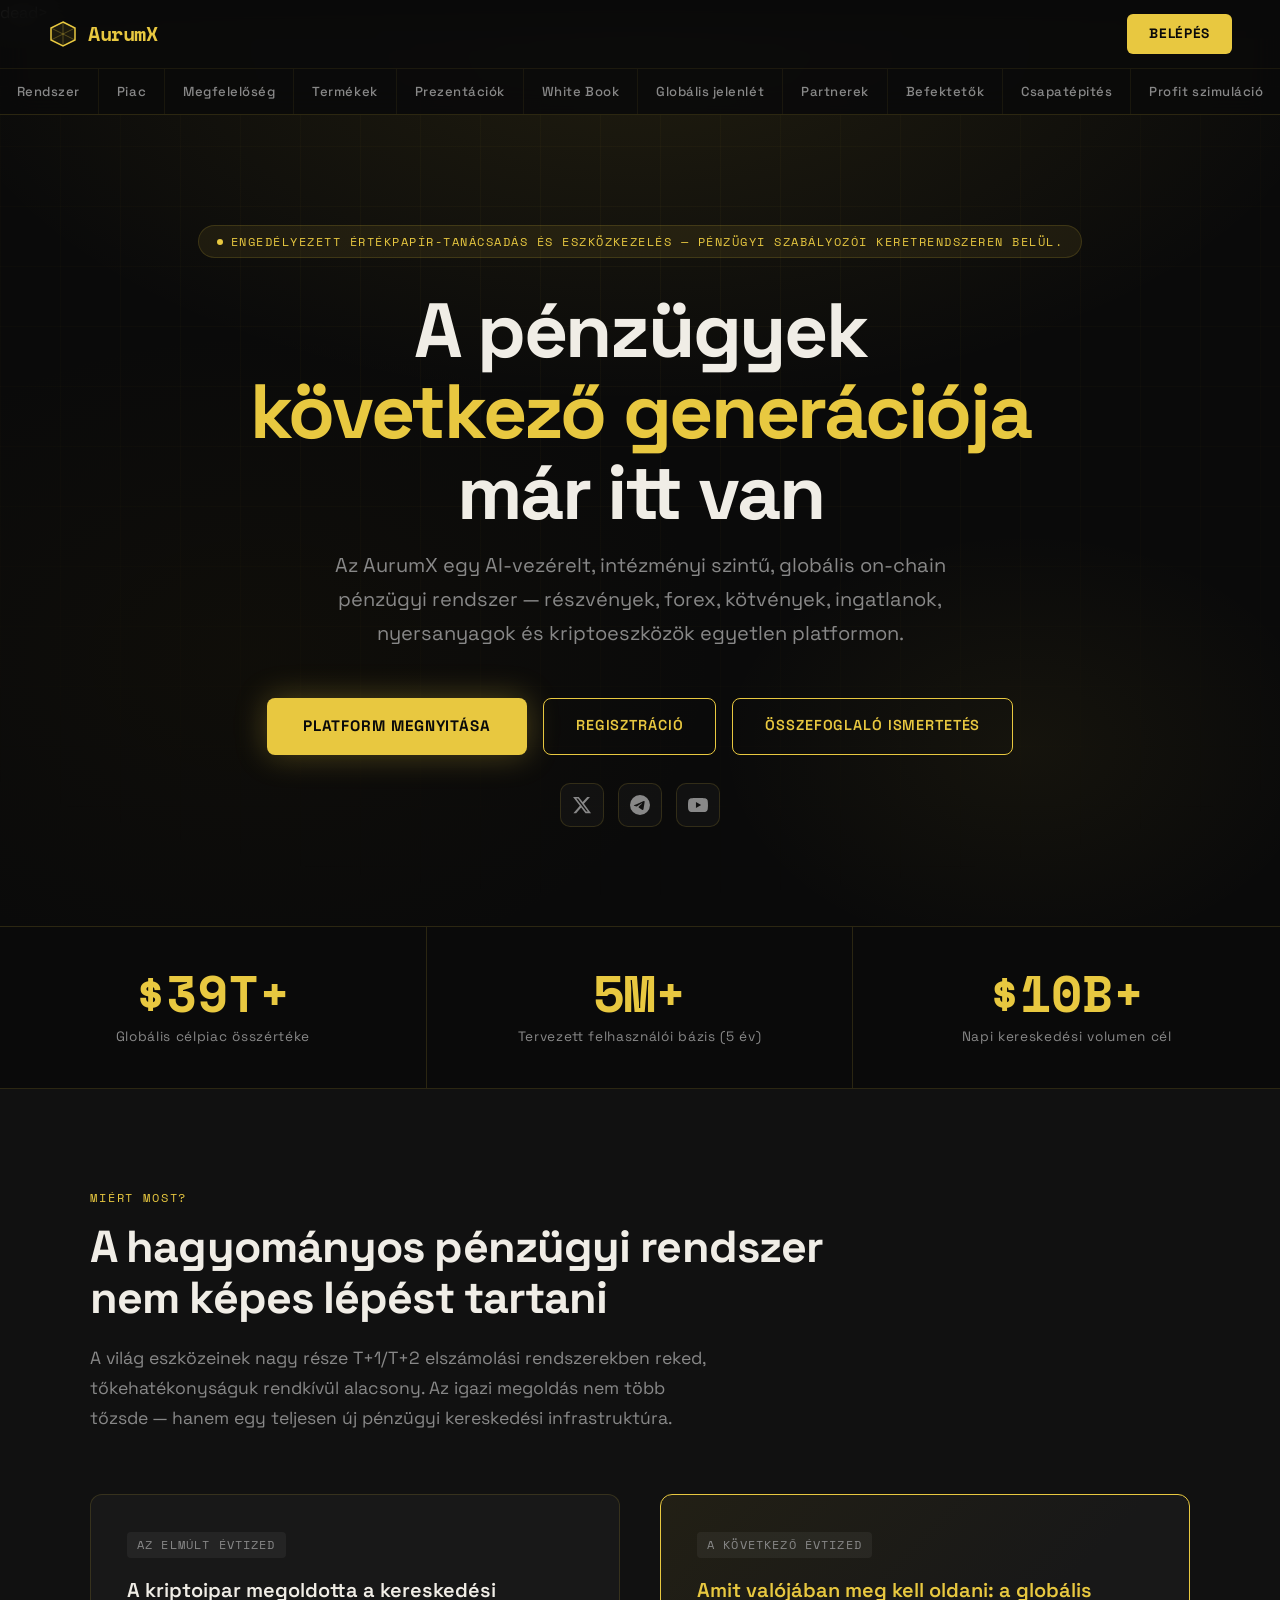
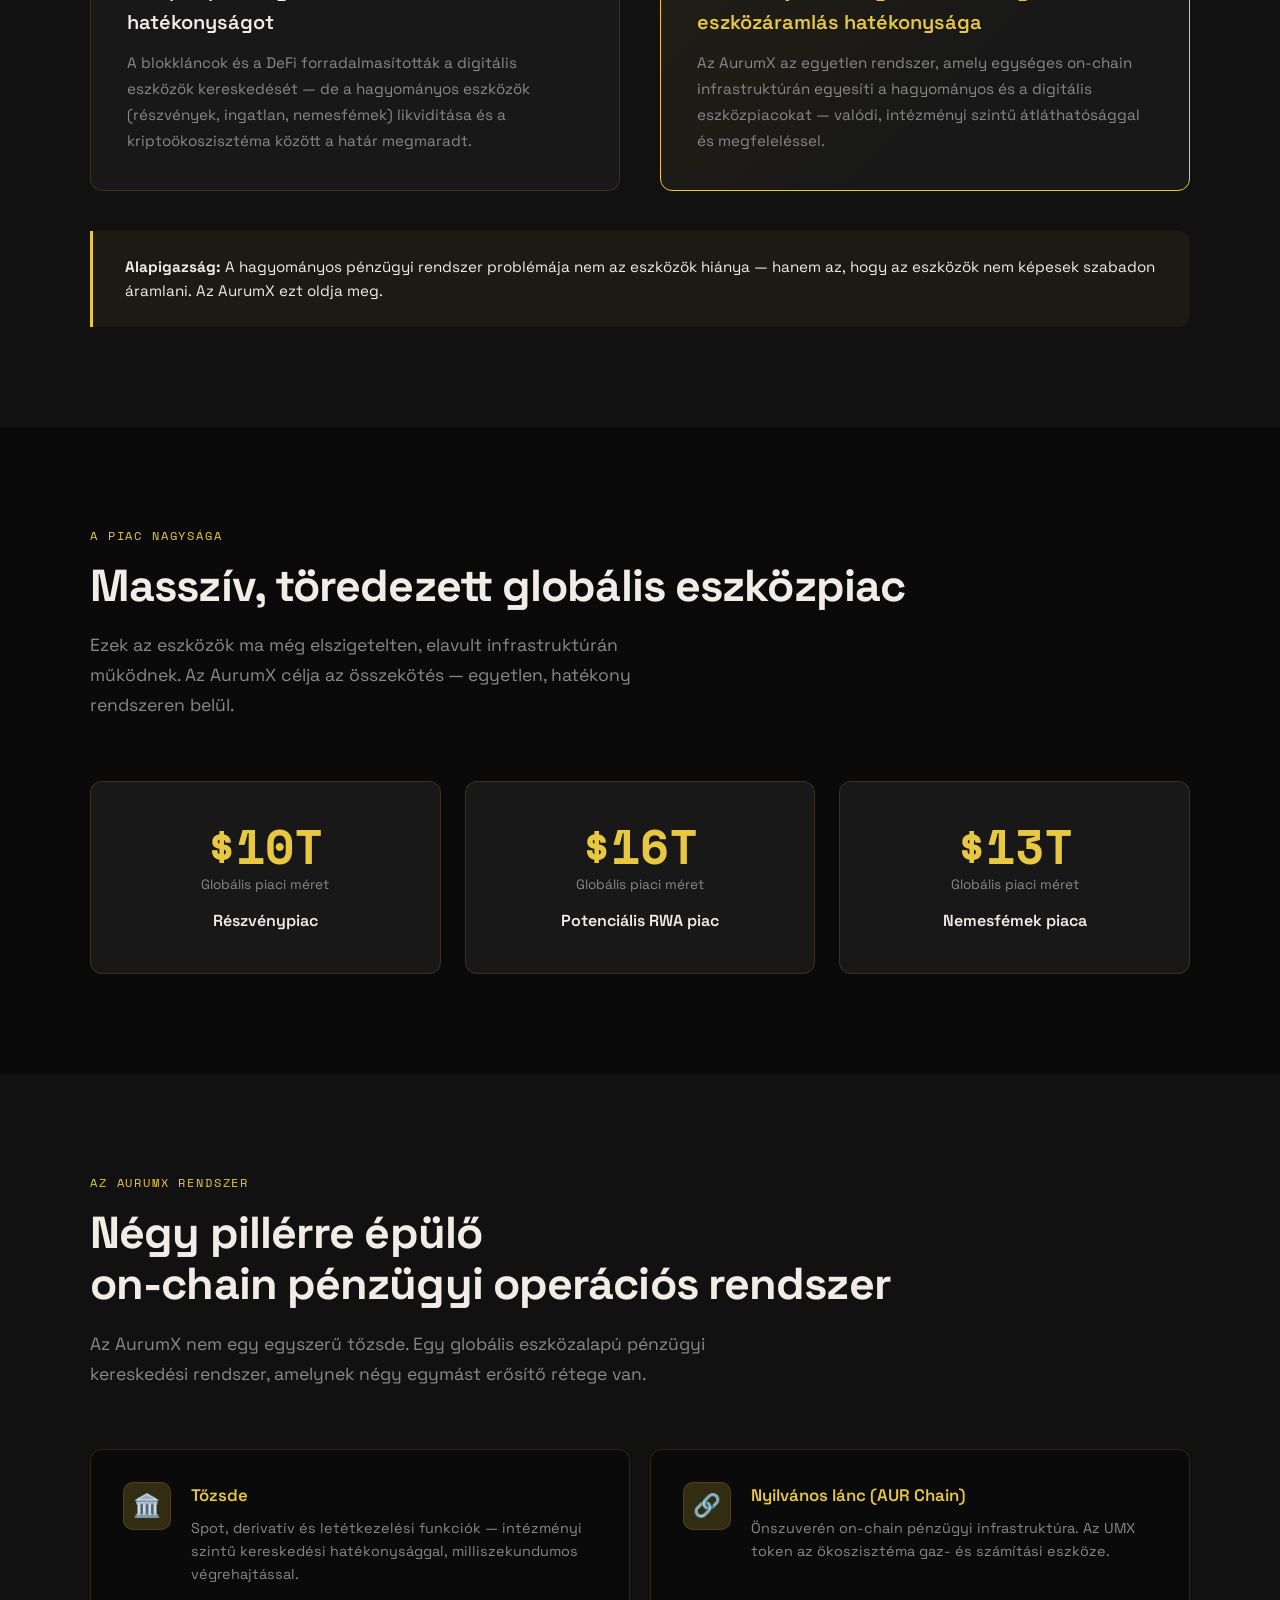
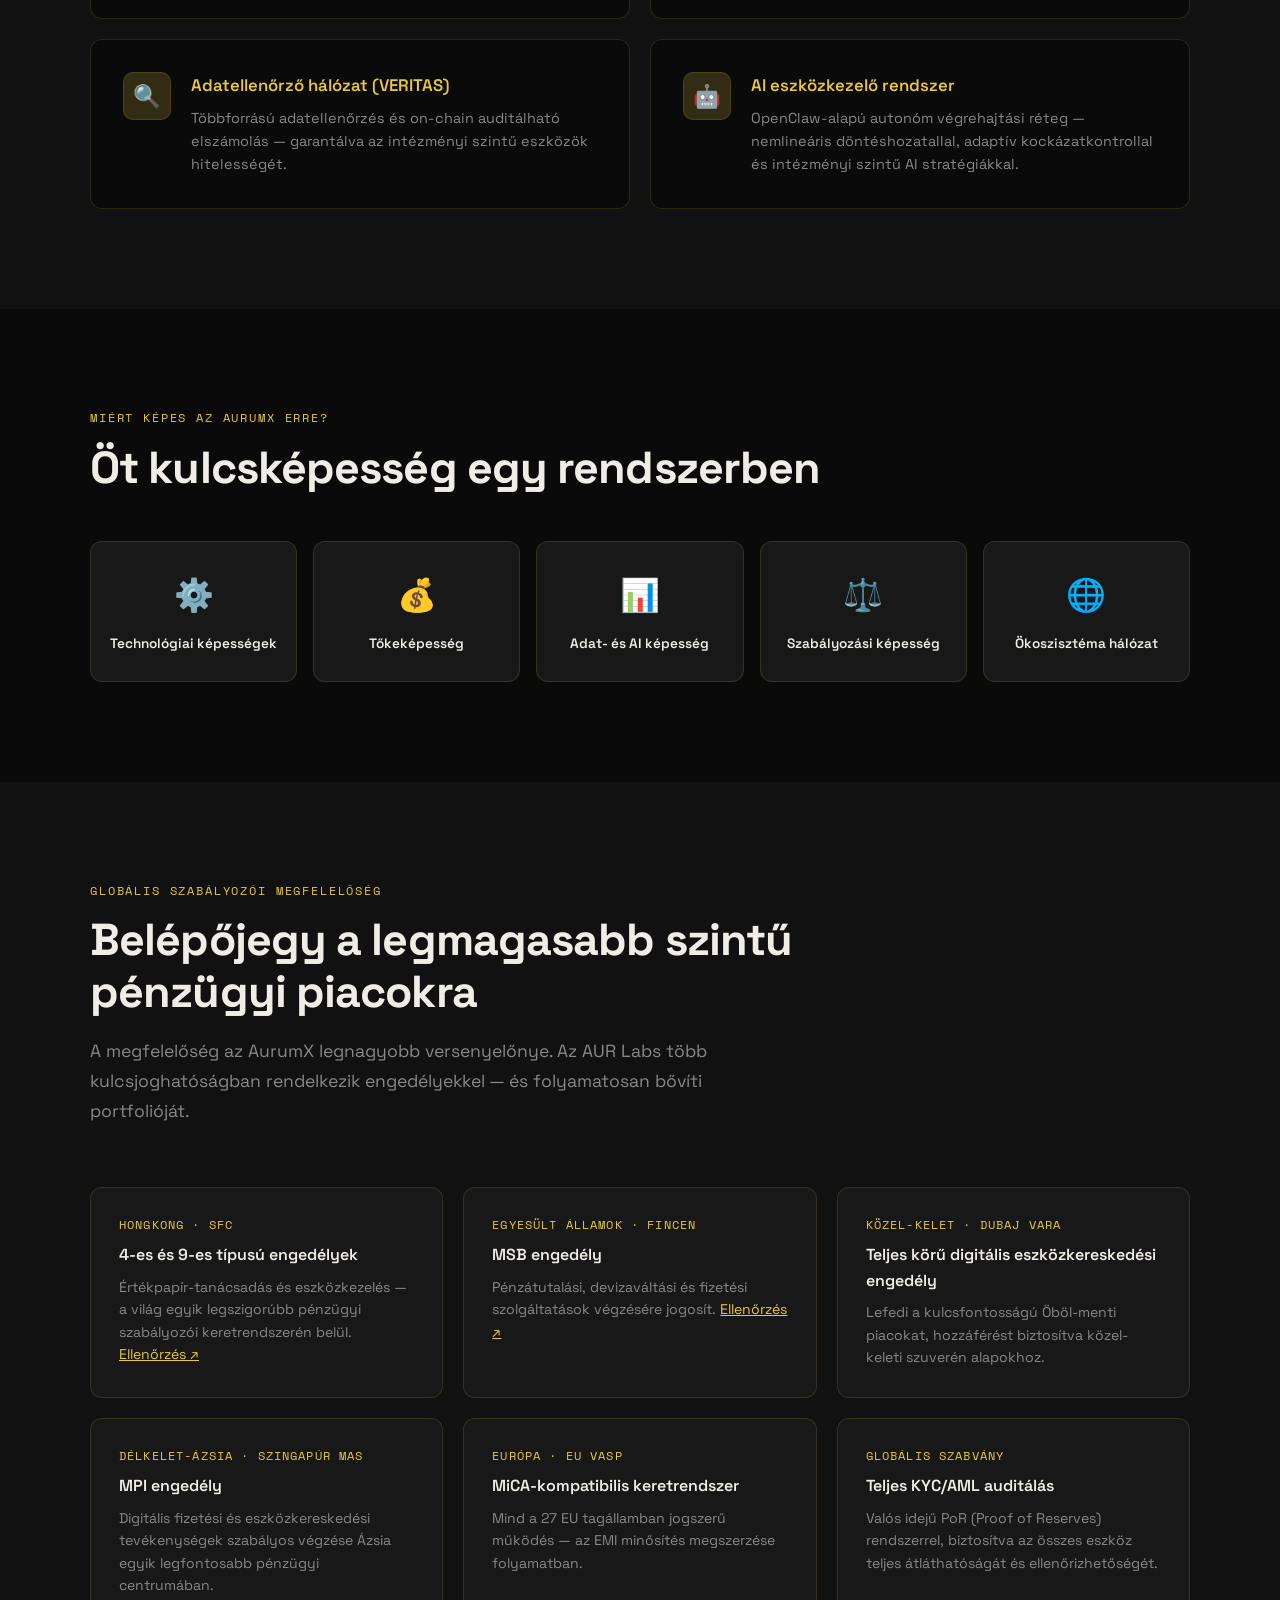
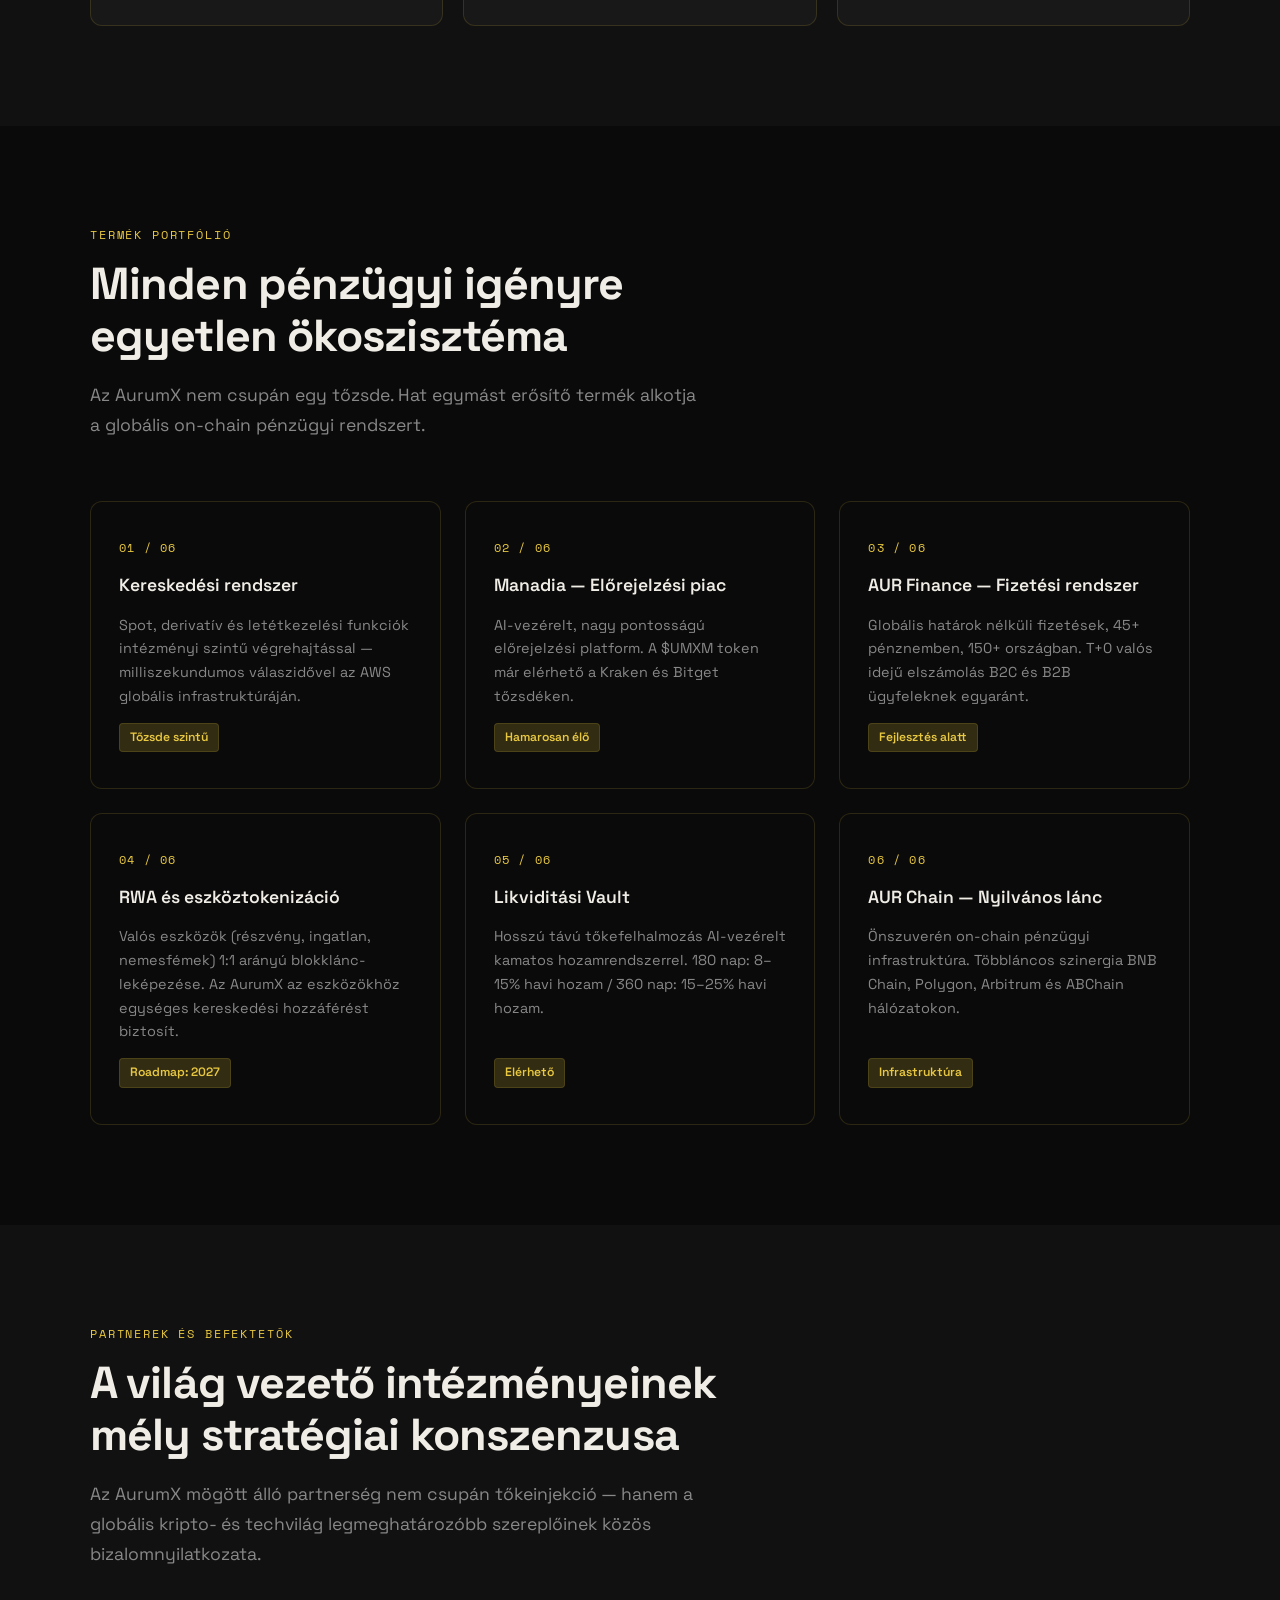
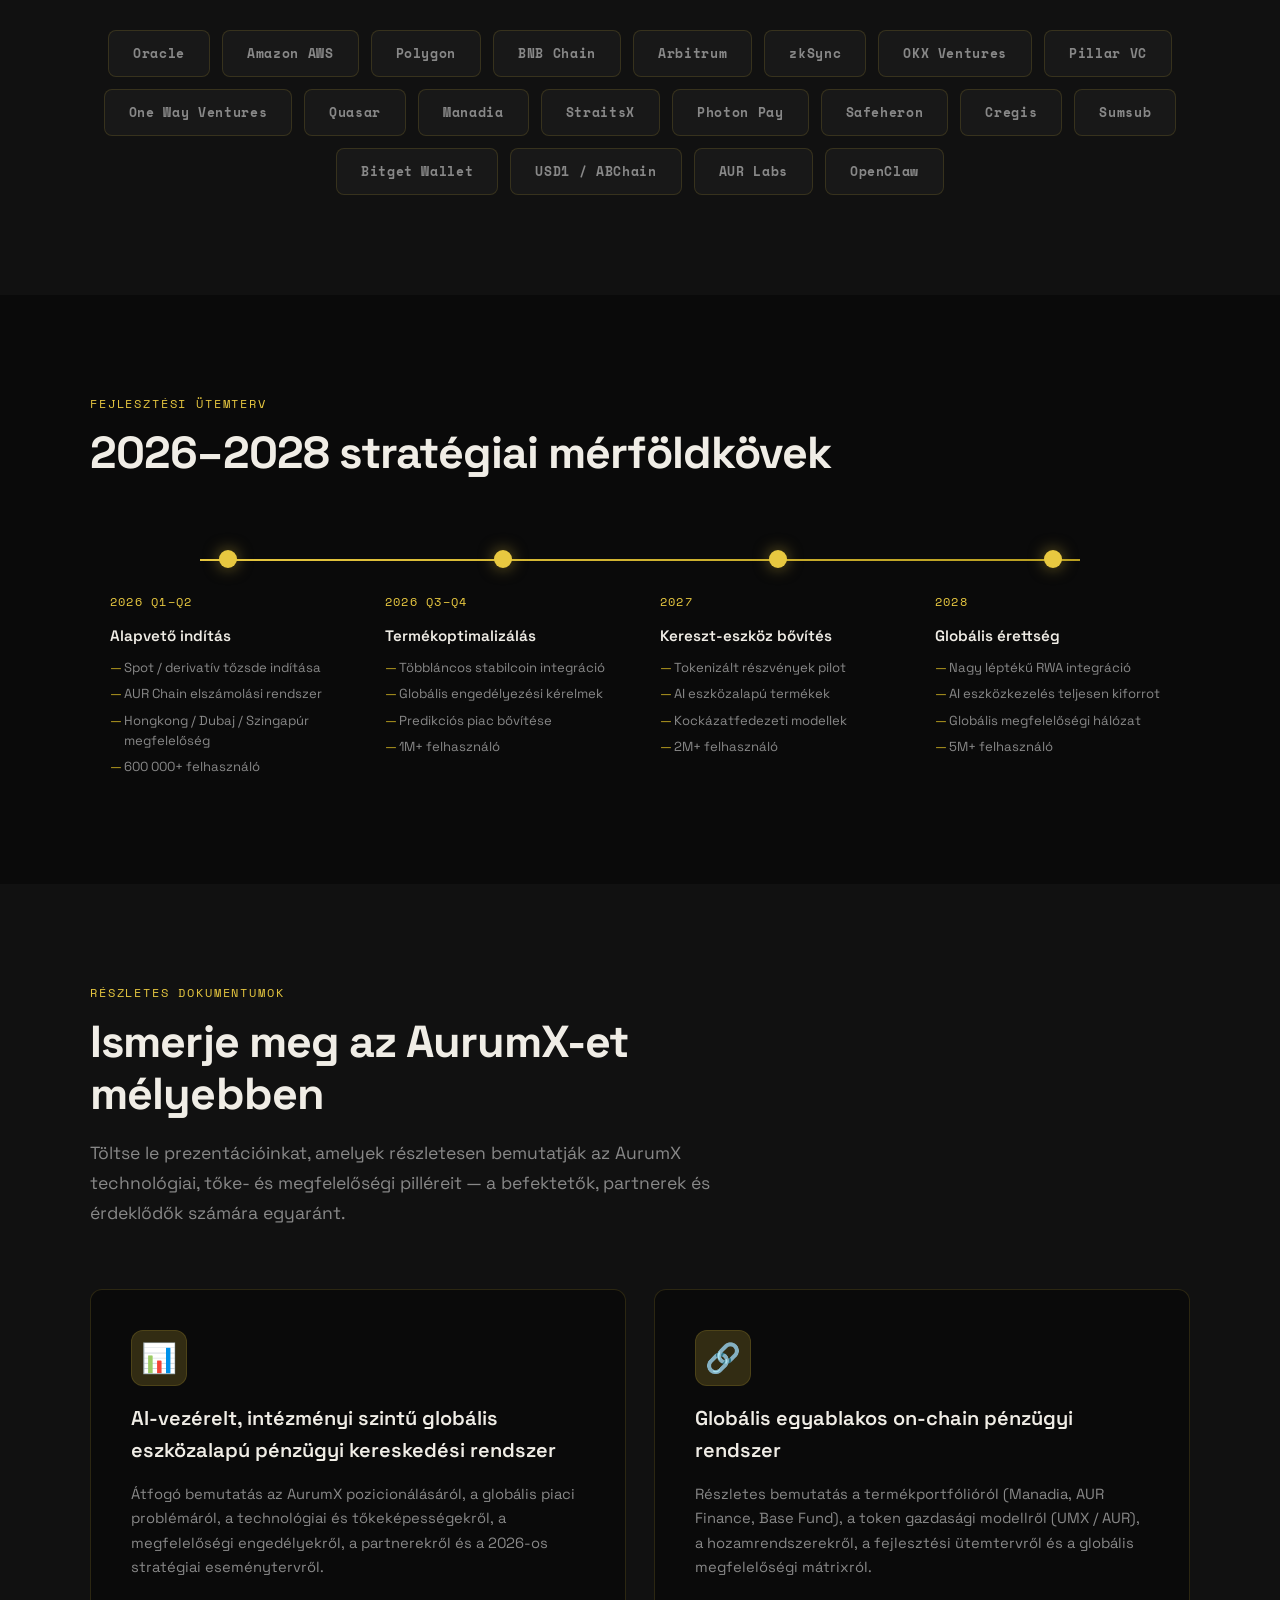
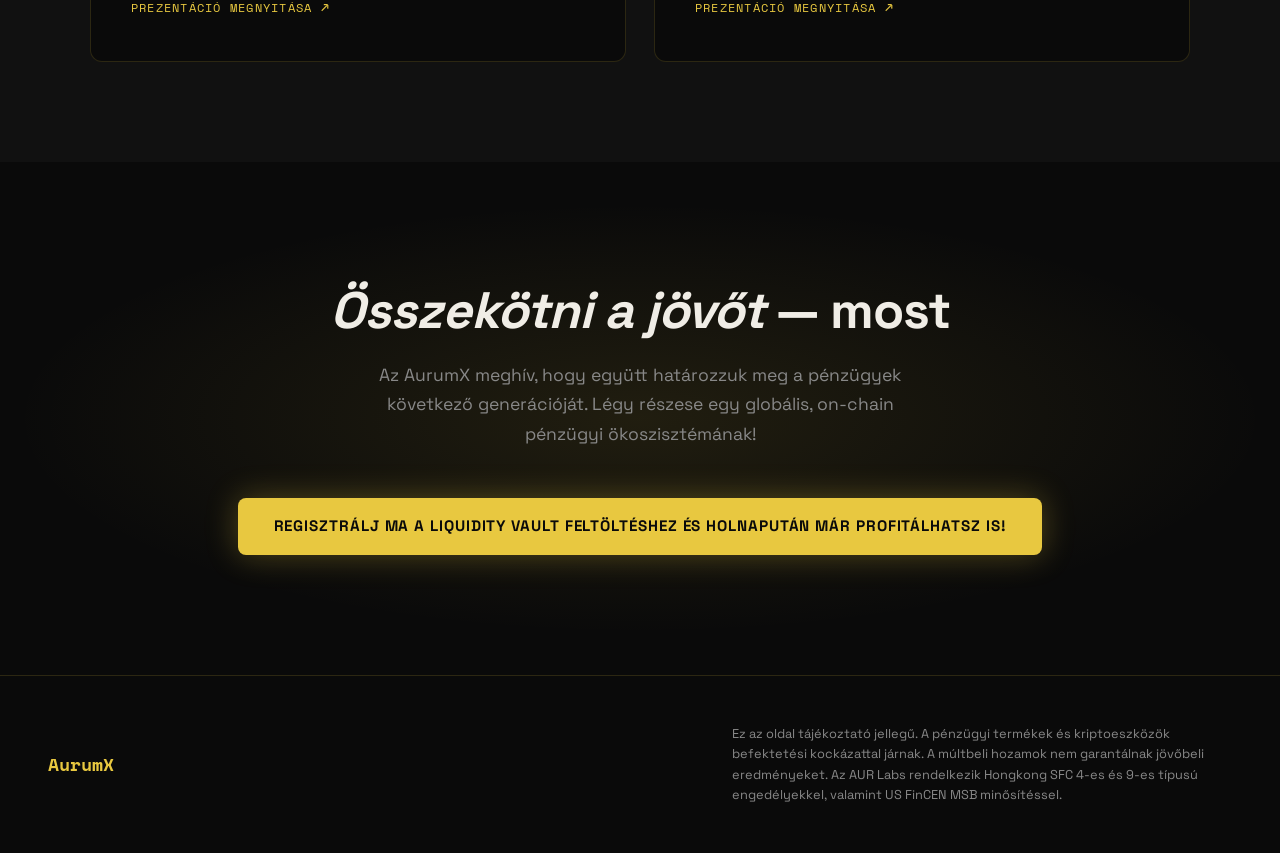
<file: index.html>
<!DOCTYPE html>
<html lang="hu">
dead>
  <meta charset="UTF-8">
  <meta name="viewport" content="width=device-width, initial-scale=1.0">
  <title>AurumX — A következő generációs on-chain pénzügyi rendszer</title>
  <style>
    @import url('https://fonts.googleapis.com/css2?family=Space+Grotesk:wght@300;400;500;600;700&family=Space+Mono:wght@400;700&display=swap');

    :root {
      --gold: #E8C840;
      --gold-dim: #B89E20;
      --gold-glow: rgba(232,200,64,0.18);
      --black: #0A0A0A;
      --surface: #111111;
      --surface2: #181818;
      --border: rgba(232,200,64,0.15);
      --text: #F0EDE6;
      --text-muted: #888;
      --radius: 12px;
    }

    *, *::before, *::after { box-sizing: border-box; margin: 0; padding: 0; }

    html { scroll-behavior: smooth; }

    body {
      background: var(--black);
      color: var(--text);
      font-family: 'Space Grotesk', sans-serif;
      font-size: 16px;
      line-height: 1.6;
      overflow-x: hidden;
    }

    /* ── NAV ── */
    nav {
      position: fixed; top: 0; left: 0; right: 0; z-index: 100;
      display: flex; flex-direction: column;
      background: rgba(10,10,10,0.92);
      backdrop-filter: blur(14px);
      border-bottom: 1px solid var(--border);
    }
    /* Sor 1: logo + CTA */
    .nav-top {
      display: flex; align-items: center; justify-content: space-between;
      padding: 14px 48px;
      border-bottom: 1px solid rgba(232,200,64,0.08);
    }
    .nav-logo {
      display: flex; align-items: center; gap: 10px;
      font-family: 'Space Mono', monospace;
      font-size: 1.25rem; font-weight: 700;
      color: var(--gold); letter-spacing: -0.02em;
      text-decoration: none;
    }
    .nav-logo svg { width: 30px; height: 30px; }
    .nav-cta {
      background: var(--gold); color: var(--black);
      padding: 9px 22px; border-radius: 6px;
      font-weight: 700; font-size: 0.85rem; letter-spacing: 0.05em;
      text-decoration: none; text-transform: uppercase;
      transition: background 0.2s, transform 0.15s;
    }
    .nav-cta:hover { background: #f0d050; transform: translateY(-1px); }

    /* Sor 2: összes link */
    .nav-bottom {
      display: flex; align-items: center; justify-content: center;
      padding: 0 48px;
      overflow-x: auto;
    }
    .nav-links {
      display: flex; gap: 0; list-style: none;
      flex-wrap: nowrap;
    }
    .nav-links li { display: flex; }
    .nav-links a {
      color: var(--text-muted); text-decoration: none;
      font-size: 0.82rem; font-weight: 500; letter-spacing: 0.04em;
      padding: 12px 18px;
      border-right: 1px solid rgba(232,200,64,0.07);
      white-space: nowrap;
      transition: color 0.2s, background 0.2s;
    }
    .nav-links li:first-child a { border-left: 1px solid rgba(232,200,64,0.07); }
    .nav-links a:hover { color: var(--gold); background: rgba(232,200,64,0.05); }
    .nav-links a.nav-doc { color: var(--text-muted); font-weight: 500; }
    .nav-links a.nav-doc:hover { color: var(--gold); background: rgba(232,200,64,0.05); }

    /* ── MODAL OVERLAY ── */
    #modal-overlay {
      display: none;
      position: fixed; inset: 0; z-index: 999;
      background: rgba(0,0,0,0.92);
      backdrop-filter: blur(6px);
      flex-direction: column;
      align-items: center; justify-content: center;
    }
    #modal-overlay.open { display: flex; }
    .modal-bar {
      width: 100%; max-width: 1200px;
      display: flex; align-items: center; justify-content: space-between;
      padding: 14px 24px; margin-bottom: 12px;
    }
    .modal-title {
      font-family: 'Space Mono', monospace;
      font-size: 0.85rem; color: var(--gold); letter-spacing: 0.1em;
      text-transform: uppercase;
    }
    .modal-hint {
      font-size: 0.78rem; color: var(--text-muted);
    }
    .modal-hint kbd {
      display: inline-block;
      background: var(--surface2); border: 1px solid var(--border);
      border-radius: 4px; padding: 2px 8px;
      font-family: 'Space Mono', monospace;
      font-size: 0.75rem; color: var(--gold);
    }
    .modal-close {
      background: none; border: 1px solid var(--border);
      color: var(--text-muted); border-radius: 6px;
      padding: 6px 14px; cursor: pointer; font-size: 0.82rem;
      transition: border-color 0.2s, color 0.2s;
    }
    .modal-close:hover { border-color: var(--gold); color: var(--gold); }
    .modal-frame-wrap {
      width: 100%; max-width: 1200px;
      height: calc(100vh - 120px);
      border: 1px solid var(--border); border-radius: var(--radius);
      overflow: hidden; background: var(--black);
      display: flex; align-items: center; justify-content: center;
    }
    #modal-iframe {
      width: 100%; height: 100%;
      border: none; display: none;
    }
    #modal-img {
      max-width: 100%; max-height: 100%;
      object-fit: contain; display: none;
      border-radius: var(--radius);
    }

    /* ── HERO ── */
    .hero {
      min-height: 100vh;
      display: flex; flex-direction: column;
      align-items: center; justify-content: center;
      text-align: center;
      padding: 180px 24px 80px;
      position: relative;
      overflow: hidden;
    }
    .hero-bg {
      position: absolute; inset: 0; z-index: 0;
      background:
        radial-gradient(ellipse 80% 60% at 50% 0%, rgba(232,200,64,0.10) 0%, transparent 70%),
        radial-gradient(ellipse 40% 40% at 80% 80%, rgba(232,200,64,0.05) 0%, transparent 60%),
        radial-gradient(ellipse 60% 60% at 20% 70%, rgba(80,60,0,0.08) 0%, transparent 60%);
    }
    /* grid lines */
    .hero-bg::after {
      content: '';
      position: absolute; inset: 0;
      background-image:
        linear-gradient(rgba(232,200,64,0.04) 1px, transparent 1px),
        linear-gradient(90deg, rgba(232,200,64,0.04) 1px, transparent 1px);
      background-size: 60px 60px;
      mask-image: radial-gradient(ellipse 90% 70% at 50% 30%, black, transparent);
    }
    .hero-eyebrow {
      position: relative; z-index: 1;
      display: inline-flex; align-items: center; gap: 8px;
      background: rgba(232,200,64,0.08);
      border: 1px solid var(--border);
      border-radius: 100px;
      padding: 6px 18px; margin-bottom: 32px;
      font-family: 'Space Mono', monospace;
      font-size: 0.78rem; letter-spacing: 0.12em;
      color: var(--gold); text-transform: uppercase;
    }
    .hero-eyebrow span.dot {
      width: 6px; height: 6px; border-radius: 50%;
      background: var(--gold);
      animation: pulse 2s infinite;
    }
    @keyframes pulse {
      0%,100% { opacity:1; transform: scale(1); }
      50% { opacity:0.4; transform: scale(0.7); }
    }
    .hero h1 {
      position: relative; z-index: 1;
      font-size: clamp(2.6rem, 6vw, 5.5rem);
      font-weight: 700; line-height: 1.05;
      letter-spacing: -0.03em;
      max-width: 900px; margin: 0 auto 16px;
    }
    .hero h1 em {
      font-style: normal;
      color: var(--gold);
    }
    .hero-sub {
      position: relative; z-index: 1;
      font-size: clamp(1rem, 2vw, 1.25rem);
      color: var(--text-muted);
      max-width: 640px; margin: 0 auto 48px;
      font-weight: 400; line-height: 1.7;
    }
    .hero-actions {
      position: relative; z-index: 1;
      display: flex; flex-wrap: wrap; gap: 16px; justify-content: center;
    }
    .btn-primary {
      background: var(--gold); color: var(--black);
      padding: 16px 36px; border-radius: 8px;
      font-weight: 700; font-size: 0.95rem; letter-spacing: 0.06em;
      text-decoration: none; text-transform: uppercase;
      transition: background 0.2s, transform 0.15s, box-shadow 0.2s;
      box-shadow: 0 0 32px rgba(232,200,64,0.3);
    }
    .btn-primary:hover { background: #f0d050; transform: translateY(-2px); box-shadow: 0 0 48px rgba(232,200,64,0.45); }
    .btn-outline {
      border: 1.5px solid var(--gold);
      color: var(--gold); background: transparent;
      padding: 15px 32px; border-radius: 8px;
      font-weight: 600; font-size: 0.9rem; letter-spacing: 0.06em;
      text-decoration: none; text-transform: uppercase;
      transition: background 0.2s, transform 0.15s;
    }
    .btn-outline:hover { background: var(--gold-glow); transform: translateY(-2px); }

    /* ── STATS STRIP ── */
    .stats {
      display: grid; grid-template-columns: repeat(3, 1fr);
      border-top: 1px solid var(--border);
      border-bottom: 1px solid var(--border);
      position: relative; z-index: 1;
    }
    .stat-item {
      padding: 40px 32px; text-align: center;
      border-right: 1px solid var(--border);
    }
    .stat-item:last-child { border-right: none; }
    .stat-num {
      font-family: 'Space Mono', monospace;
      font-size: clamp(2rem, 4vw, 3.2rem);
      font-weight: 700; color: var(--gold); line-height: 1;
      margin-bottom: 8px;
    }
    .stat-label { font-size: 0.85rem; color: var(--text-muted); letter-spacing: 0.05em; }

    /* ── SECTION BASICS ── */
    section { padding: 100px 48px; }
    .section-inner { max-width: 1100px; margin: 0 auto; }
    .eyebrow {
      font-family: 'Space Mono', monospace;
      font-size: 0.72rem; letter-spacing: 0.16em;
      text-transform: uppercase; color: var(--gold);
      margin-bottom: 14px; display: block;
    }
    h2 {
      font-size: clamp(1.8rem, 3.5vw, 2.8rem);
      font-weight: 700; letter-spacing: -0.02em;
      line-height: 1.15; margin-bottom: 20px;
    }
    .section-lead {
      font-size: 1.1rem; color: var(--text-muted);
      max-width: 620px; line-height: 1.7; margin-bottom: 60px;
    }

    /* ── PROBLEM / OPPORTUNITY ── */
    .problem { background: var(--surface); }
    .two-col {
      display: grid; grid-template-columns: 1fr 1fr; gap: 40px;
      align-items: start;
    }
    .card {
      background: var(--surface2);
      border: 1px solid var(--border);
      border-radius: var(--radius);
      padding: 36px;
    }
    .card-tag {
      display: inline-block;
      font-family: 'Space Mono', monospace;
      font-size: 0.72rem; letter-spacing: 0.1em;
      text-transform: uppercase; color: var(--text-muted);
      background: rgba(255,255,255,0.05);
      border-radius: 4px; padding: 4px 10px;
      margin-bottom: 16px;
    }
    .card h3 { font-size: 1.25rem; font-weight: 600; margin-bottom: 12px; }
    .card p { color: var(--text-muted); font-size: 0.95rem; line-height: 1.7; }
    .card.highlight {
      border-color: var(--gold);
      background: linear-gradient(135deg, rgba(232,200,64,0.08) 0%, var(--surface2) 60%);
    }
    .card.highlight h3 { color: var(--gold); }

    .insight-box {
      margin-top: 40px;
      padding: 24px 32px;
      border-left: 3px solid var(--gold);
      background: rgba(232,200,64,0.05);
      border-radius: 0 var(--radius) var(--radius) 0;
      font-size: 0.95rem; color: var(--text); line-height: 1.6;
    }

    /* ── MARKET SIZE ── */
    .market-grid {
      display: grid; grid-template-columns: repeat(3,1fr); gap: 24px;
      margin-top: 48px;
    }
    .market-card {
      border: 1px solid var(--border);
      border-radius: var(--radius);
      padding: 40px 28px; text-align: center;
      position: relative; overflow: hidden;
      background: var(--surface2);
      transition: border-color 0.2s, transform 0.2s;
    }
    .market-card:hover { border-color: var(--gold); transform: translateY(-4px); }
    .market-card::before {
      content: '';
      position: absolute; top: 0; left: 0; right: 0; height: 2px;
      background: linear-gradient(90deg, transparent, var(--gold), transparent);
      opacity: 0; transition: opacity 0.2s;
    }
    .market-card:hover::before { opacity: 1; }
    .market-num {
      font-family: 'Space Mono', monospace;
      font-size: 3rem; font-weight: 700; color: var(--gold);
      line-height: 1; margin-bottom: 4px;
    }
    .market-unit { font-size: 0.85rem; color: var(--text-muted); margin-bottom: 12px; }
    .market-name { font-size: 1rem; font-weight: 600; }

    /* ── ARCHITECTURE ── */
    .arch { background: var(--surface); }
    .arch-grid {
      display: grid; grid-template-columns: repeat(2,1fr); gap: 20px;
      margin-top: 48px;
    }
    .arch-card {
      background: var(--black);
      border: 1px solid var(--border);
      border-radius: var(--radius);
      padding: 32px;
      display: flex; gap: 20px; align-items: flex-start;
      transition: border-color 0.2s;
    }
    .arch-card:hover { border-color: var(--gold); }
    .arch-icon {
      width: 48px; height: 48px; flex-shrink: 0;
      background: var(--gold-glow);
      border: 1px solid var(--border);
      border-radius: 10px;
      display: flex; align-items: center; justify-content: center;
      font-size: 1.4rem;
    }
    .arch-card h3 { font-size: 1.05rem; font-weight: 600; margin-bottom: 8px; color: var(--gold); }
    .arch-card p { font-size: 0.9rem; color: var(--text-muted); line-height: 1.6; }

    /* ── CAPABILITIES ── */
    .caps-list {
      display: grid; grid-template-columns: repeat(5,1fr); gap: 16px;
      margin-top: 48px;
    }
    .cap-item {
      text-align: center; padding: 28px 16px;
      border: 1px solid var(--border); border-radius: var(--radius);
      background: var(--surface2);
      transition: border-color 0.2s, transform 0.2s;
    }
    .cap-item:hover { border-color: var(--gold); transform: translateY(-3px); }
    .cap-icon { font-size: 2rem; margin-bottom: 12px; display: block; }
    .cap-label { font-size: 0.85rem; font-weight: 600; line-height: 1.4; }

    /* ── PARTNERS ── */
    .partners { background: var(--surface); }
    .partner-grid {
      display: flex; flex-wrap: wrap; gap: 12px;
      margin-top: 48px; justify-content: center;
    }
    .partner-badge {
      padding: 12px 24px;
      border: 1px solid var(--border);
      border-radius: 8px;
      background: var(--surface2);
      font-family: 'Space Mono', monospace;
      font-size: 0.82rem; font-weight: 700;
      color: var(--text-muted); letter-spacing: 0.05em;
      transition: border-color 0.2s, color 0.2s;
    }
    .partner-badge:hover { border-color: var(--gold); color: var(--gold); }

    /* ── COMPLIANCE ── */
    .compliance-grid {
      display: grid; grid-template-columns: repeat(3,1fr); gap: 20px;
      margin-top: 48px;
    }
    .comp-card {
      padding: 28px;
      border: 1px solid var(--border); border-radius: var(--radius);
      background: var(--surface2);
    }
    .comp-region {
      font-family: 'Space Mono', monospace;
      font-size: 0.72rem; letter-spacing: 0.1em;
      text-transform: uppercase; color: var(--gold);
      margin-bottom: 8px;
    }
    .comp-card h3 { font-size: 1rem; font-weight: 600; margin-bottom: 8px; }
    .comp-card p { font-size: 0.88rem; color: var(--text-muted); line-height: 1.6; }

    /* ── PRODUCTS ── */
    .products { background: var(--surface); }
    .product-grid {
      display: grid; grid-template-columns: repeat(3,1fr); gap: 24px;
      margin-top: 48px;
    }
    .product-card {
      border: 1px solid var(--border); border-radius: var(--radius);
      padding: 36px 28px; background: var(--black);
      transition: border-color 0.2s, transform 0.2s;
      display: flex; flex-direction: column; gap: 14px;
    }
    .product-card:hover { border-color: var(--gold); transform: translateY(-4px); }
    .product-num {
      font-family: 'Space Mono', monospace;
      font-size: 0.75rem; color: var(--gold);
      letter-spacing: 0.1em;
    }
    .product-card h3 { font-size: 1.1rem; font-weight: 600; }
    .product-card p { font-size: 0.9rem; color: var(--text-muted); line-height: 1.65; flex: 1; }
    .product-tag {
      display: inline-block;
      background: var(--gold-glow); border: 1px solid var(--border);
      border-radius: 4px; padding: 4px 10px;
      font-size: 0.76rem; color: var(--gold); font-weight: 600;
      width: fit-content;
    }

    /* ── ROADMAP ── */
    .roadmap-items {
      display: grid; grid-template-columns: repeat(4,1fr); gap: 0;
      margin-top: 60px; position: relative;
    }
    .roadmap-items::before {
      content: '';
      position: absolute; top: 20px; left: 10%; right: 10%;
      height: 2px; background: linear-gradient(90deg, var(--gold), var(--gold-dim));
      z-index: 0;
    }
    .rm-item {
      padding: 0 20px; position: relative; z-index: 1;
    }
    .rm-dot {
      width: 18px; height: 18px; border-radius: 50%;
      background: var(--gold); margin: 11px auto 24px;
      box-shadow: 0 0 16px rgba(232,200,64,0.5);
    }
    .rm-period {
      font-family: 'Space Mono', monospace;
      font-size: 0.78rem; color: var(--gold); letter-spacing: 0.1em;
      margin-bottom: 12px;
    }
    .rm-item h3 { font-size: 0.95rem; font-weight: 600; margin-bottom: 10px; }
    .rm-item ul { list-style: none; padding: 0; }
    .rm-item ul li {
      font-size: 0.82rem; color: var(--text-muted); line-height: 1.55;
      padding-left: 14px; position: relative; margin-bottom: 6px;
    }
    .rm-item ul li::before {
      content: '—'; position: absolute; left: 0;
      color: var(--gold-dim);
    }

    /* ── DOCS SECTION ── */
    .docs { background: var(--surface); }
    .docs-cards {
      display: grid; grid-template-columns: 1fr 1fr; gap: 28px;
      margin-top: 48px;
    }
    .doc-card {
      background: var(--black);
      border: 1px solid var(--border);
      border-radius: var(--radius);
      padding: 40px;
      text-decoration: none; color: inherit;
      display: flex; flex-direction: column; gap: 16px;
      transition: border-color 0.2s, transform 0.2s, box-shadow 0.2s;
    }
    .doc-card:hover {
      border-color: var(--gold);
      transform: translateY(-4px);
      box-shadow: 0 16px 48px rgba(0,0,0,0.6);
    }
    .doc-icon {
      width: 56px; height: 56px;
      background: var(--gold-glow);
      border: 1px solid var(--border);
      border-radius: 12px;
      display: flex; align-items: center; justify-content: center;
      font-size: 1.8rem;
    }
    .doc-card h3 { font-size: 1.25rem; font-weight: 600; }
    .doc-card p { font-size: 0.92rem; color: var(--text-muted); line-height: 1.65; flex: 1; }
    .doc-link {
      font-family: 'Space Mono', monospace;
      font-size: 0.78rem; color: var(--gold); letter-spacing: 0.1em;
      text-transform: uppercase; display: flex; align-items: center; gap: 8px;
    }
    .doc-link::after { content: '↗'; font-size: 1rem; }

    /* ── CTA SECTION ── */
    .cta-section {
      text-align: center;
      padding: 120px 24px;
      position: relative; overflow: hidden;
    }
    .cta-section::before {
      content: '';
      position: absolute; inset: 0;
      background:
        radial-gradient(ellipse 70% 60% at 50% 50%, rgba(232,200,64,0.10) 0%, transparent 70%);
    }
    .cta-section h2 {
      position: relative; z-index: 1;
      font-size: clamp(2rem, 4vw, 3.6rem);
      margin-bottom: 20px;
    }
    .cta-section p {
      position: relative; z-index: 1;
      font-size: 1.1rem; color: var(--text-muted);
      max-width: 560px; margin: 0 auto 48px; line-height: 1.7;
    }
    .cta-actions {
      position: relative; z-index: 1;
      display: flex; flex-wrap: wrap; gap: 16px; justify-content: center;
    }

    /* ── FOOTER ── */
    footer {
      border-top: 1px solid var(--border);
      padding: 48px;
      display: flex; align-items: center; justify-content: space-between;
      flex-wrap: wrap; gap: 20px;
    }
    .footer-brand {
      font-family: 'Space Mono', monospace;
      font-size: 1.1rem; font-weight: 700; color: var(--gold);
    }
    .footer-note { font-size: 0.8rem; color: var(--text-muted); max-width: 500px; line-height: 1.6; }
    .footer-links { display: flex; gap: 24px; }
    .footer-links a { font-size: 0.82rem; color: var(--text-muted); text-decoration: none; }
    .footer-links a:hover { color: var(--gold); }

    /* ── SCROLL REVEAL ── */
    .reveal {
      opacity: 0; transform: translateY(28px);
      transition: opacity 0.65s ease, transform 0.65s ease;
    }
    .reveal.visible { opacity: 1; transform: none; }

    /* ── RESPONSIVE ── */
    @media (max-width: 900px) {
      nav { padding: 14px 24px; }
      .nav-links { display: none; }
      section { padding: 72px 24px; }
      .two-col, .compliance-grid, .product-grid, .docs-cards { grid-template-columns: 1fr; }
      .arch-grid, .market-grid { grid-template-columns: 1fr 1fr; }
      .caps-list { grid-template-columns: repeat(3,1fr); }
      .roadmap-items { grid-template-columns: 1fr 1fr; }
      .roadmap-items::before { display: none; }
      footer { flex-direction: column; align-items: flex-start; }
      .stats { grid-template-columns: 1fr; }
      .stat-item { border-right: none; border-bottom: 1px solid var(--border); }
    }
    @media (max-width: 560px) {
      .arch-grid, .market-grid, .caps-list, .roadmap-items { grid-template-columns: 1fr; }
      h2 { font-size: 1.7rem; }
    }
    @media (prefers-reduced-motion: reduce) {
      .reveal { opacity: 1; transform: none; transition: none; }
    }
.hero-socials {
  position: relative; z-index: 1;
  display: flex; gap: 14px; justify-content: center;
  margin-top: 28px;
}
.social-btn {
  display: flex; align-items: center; justify-content: center;
  width: 44px; height: 44px; border-radius: 10px;
  border: 1px solid var(--border);
  color: var(--text-muted);
  background: rgba(255,255,255,0.03);
  text-decoration: none;
  transition: color 0.2s, border-color 0.2s, background 0.2s, transform 0.15s;
}
.social-btn:hover {
  color: var(--gold);
  border-color: var(--gold);
  background: rgba(232,200,64,0.08);
  transform: translateY(-2px);
}
  </style>
</head>
<body>

  <!-- NAV -->
  <nav>
  <div class="nav-top">
    <a class="nav-logo" href="#">
      <svg viewBox="0 0 40 40" fill="none" xmlns="http://www.w3.org/2000/svg">
        <path d="M20 4L36 12V28L20 36L4 28V12L20 4Z" stroke="#E8C840" stroke-width="2" fill="rgba(232,200,64,0.08)"/>
        <path d="M20 4L20 36M4 12L36 28M36 12L4 28" stroke="#E8C840" stroke-width="1" stroke-opacity="0.4"/>
      </svg>
      AurumX
    </a>
    <a class="nav-cta" href="https://aurumx.org" target="_blank">Belépés</a>
  </div><!-- /.nav-top -->
  <div class="nav-bottom">
    <ul class="nav-links">
      <li><a href="#rendszer">Rendszer</a></li>
      <li><a href="#piac">Piac</a></li>
      <li><a href="#megfelelőség">Megfelelőség</a></li>
      <li><a href="#termékek">Termékek</a></li>
      <li><a href="#dokumentumok">Prezentációk</a></li>
      <li><a href="https://drive.google.com/file/d/1FKuj3kZRE8mEVamOiJVkrPg6h9LUE79i/view?usp=sharing" target="_blank" class="nav-doc">White Book</a></li>
      <li><a href="#" class="nav-doc" onclick="openModal('Globális jelenlét.png','img','Globális jelenlét');return false;">Globális jelenlét</a></li>
      <li><a href="#" class="nav-doc" onclick="openModal('Partnerek.png','img','Partnerek');return false;">Partnerek</a></li>
      <li><a href="#" class="nav-doc" onclick="openModal('Befektetők.png','img','Befektetők');return false;">Befektetők</a></li>
      <li><a href="#" class="nav-doc" onclick="openModal('Csapatépités.png','img','Csapatépítés');return false;">Csapatépités</a></li>
      <li><a href="#" class="nav-doc" onclick="openModal('AurumX szimuláció ver6.html','iframe','Szimuláció');return false;">Profit szimuláció</a></li>
    </ul>
  </div>
  </nav>

  <!-- MODAL OVERLAY -->
  <div id="modal-overlay" role="dialog" aria-modal="true">
    <div class="modal-bar">
      <span class="modal-title" id="modal-title"></span>
      <span class="modal-hint">Bezárás: <kbd>ESC</kbd></span>
      <button class="modal-close" onclick="closeModal()">✕ Bezárás</button>
    </div>
    <div class="modal-frame-wrap">
      <iframe id="modal-iframe" title="Tartalom"></iframe>
      <img id="modal-img" alt="Tartalom" />
    </div>
  </div>

  <!-- HERO -->
  <section class="hero">
    <div class="hero-bg"></div>
    <div class="hero-eyebrow"><span class="dot"></span> Engedélyezett értékpapír-tanácsadás és eszközkezelés — pénzügyi szabályozói keretrendszeren belül.</div>
    <h1>A pénzügyek<br><em>következő generációja</em><br>már itt van</h1>
    <p class="hero-sub">Az AurumX egy AI-vezérelt, intézményi szintű, globális on-chain pénzügyi rendszer — részvények, forex, kötvények, ingatlanok, nyersanyagok és kriptoeszközök egyetlen platformon.</p>
    <div class="hero-actions">
      <a class="btn-primary" href="https://aurumx.pro/en" target="_blank">Platform megnyitása</a>
      <a class="btn-outline" href="https://aurumx.org" target="_blank">Regisztráció</a>
      <a class="btn-outline" href="https://drive.google.com/file/d/1HkLR_aL54_u6HWNlIFr7D7ejzsENWRB3/view?usp=drive_link" target="_blank">Összefoglaló ismertetés</a>
    </div>

<div class="hero-socials">
  <!-- X / Twitter -->
  <a href="https://x.com/aurumx_finance" target="_blank" class="social-btn" aria-label="X / Twitter">
    <svg width="20" height="20" viewBox="0 0 24 24" fill="currentColor">
      <path d="M18.244 2.25h3.308l-7.227 8.26 8.502 11.24H16.17l-5.214-6.817L4.99 21.75H1.68l7.73-8.835L1.254 2.25H8.08l4.713 6.231zm-1.161 17.52h1.833L7.084 4.126H5.117z"/>
    </svg>
  </a>
  <!-- Telegram -->
  <a href="https://t.me/AurumXAnnouncements" target="_blank" class="social-btn" aria-label="Telegram">
    <svg width="20" height="20" viewBox="0 0 24 24" fill="currentColor">
      <path d="M11.944 0A12 12 0 0 0 0 12a12 12 0 0 0 12 12 12 12 0 0 0 12-12A12 12 0 0 0 12 0a12 12 0 0 0-.056 0zm4.962 7.224c.1-.002.321.023.465.14a.506.506 0 0 1 .171.325c.016.093.036.306.02.472-.18 1.898-.962 6.502-1.36 8.627-.168.9-.499 1.201-.82 1.23-.696.065-1.225-.46-1.9-.902-1.056-.693-1.653-1.124-2.678-1.8-1.185-.78-.417-1.21.258-1.91.177-.184 3.247-2.977 3.307-3.23.007-.032.014-.15-.056-.212s-.174-.041-.249-.024c-.106.024-1.793 1.14-5.061 3.345-.48.33-.913.49-1.302.48-.428-.008-1.252-.241-1.865-.44-.752-.245-1.349-.374-1.297-.789.027-.216.325-.437.893-.663 3.498-1.524 5.83-2.529 6.998-3.014 3.332-1.386 4.025-1.627 4.476-1.635z"/>
    </svg>
  </a>
  <!-- YouTube -->
  <a href="https://youtube.com/@AurumXExchange" target="_blank" class="social-btn" aria-label="YouTube">
    <svg width="20" height="20" viewBox="0 0 24 24" fill="currentColor">
      <path d="M23.498 6.186a3.016 3.016 0 0 0-2.122-2.136C19.505 3.545 12 3.545 12 3.545s-7.505 0-9.377.505A3.017 3.017 0 0 0 .502 6.186C0 8.07 0 12 0 12s0 3.93.502 5.814a3.016 3.016 0 0 0 2.122 2.136c1.871.505 9.376.505 9.376.505s7.505 0 9.377-.505a3.015 3.015 0 0 0 2.122-2.136C24 15.93 24 12 24 12s0-3.93-.502-5.814zM9.545 15.568V8.432L15.818 12l-6.273 3.568z"/>
    </svg>
  </a>
</div>
  </section>

  <!-- STATS -->
  <div class="stats reveal">
    <div class="stat-item">
      <div class="stat-num">$39T+</div>
      <div class="stat-label">Globális célpiac összértéke</div>
    </div>
    <div class="stat-item">
      <div class="stat-num">5M+</div>
      <div class="stat-label">Tervezett felhasználói bázis (5 év)</div>
    </div>
    <div class="stat-item">
      <div class="stat-num">$10B+</div>
      <div class="stat-label">Napi kereskedési volumen cél</div>
    </div>
  </div>

  <!-- PROBLEM -->
  <section class="problem" id="rendszer">
    <div class="section-inner">
      <span class="eyebrow reveal">Miért most?</span>
      <h2 class="reveal">A hagyományos pénzügyi rendszer<br>nem képes lépést tartani</h2>
      <p class="section-lead reveal">A világ eszközeinek nagy része T+1/T+2 elszámolási rendszerekben reked, tőkehatékonyságuk rendkívül alacsony. Az igazi megoldás nem több tőzsde — hanem egy teljesen új pénzügyi kereskedési infrastruktúra.</p>
      <div class="two-col">
        <div class="card reveal">
          <div class="card-tag">Az elmúlt évtized</div>
          <h3>A kriptoipar megoldotta a kereskedési hatékonyságot</h3>
          <p>A blokkláncok és a DeFi forradalmasították a digitális eszközök kereskedését — de a hagyományos eszközök (részvények, ingatlan, nemesfémek) likviditása és a kriptoökoszisztéma között a határ megmaradt.</p>
        </div>
        <div class="card highlight reveal">
          <div class="card-tag">A következő évtized</div>
          <h3>Amit valójában meg kell oldani: a globális eszközáramlás hatékonysága</h3>
          <p>Az AurumX az egyetlen rendszer, amely egységes on-chain infrastruktúrán egyesíti a hagyományos és a digitális eszközpiacokat — valódi, intézményi szintű átláthatósággal és megfeleléssel.</p>
        </div>
      </div>
      <div class="insight-box reveal">
        <strong>Alapigazság:</strong> A hagyományos pénzügyi rendszer problémája nem az eszközök hiánya — hanem az, hogy az eszközök nem képesek szabadon áramlani. Az AurumX ezt oldja meg.
      </div>
    </div>
  </section>

  <!-- MARKET SIZE -->
  <section id="piac">
    <div class="section-inner">
      <span class="eyebrow reveal">A piac nagysága</span>
      <h2 class="reveal">Masszív, töredezett globális eszközpiac</h2>
      <p class="section-lead reveal">Ezek az eszközök ma még elszigetelten, elavult infrastruktúrán működnek. Az AurumX célja az összekötés — egyetlen, hatékony rendszeren belül.</p>
      <div class="market-grid">
        <div class="market-card reveal">
          <div class="market-num">$10T</div>
          <div class="market-unit">Globális piaci méret</div>
          <div class="market-name">Részvénypiac</div>
        </div>
        <div class="market-card reveal">
          <div class="market-num">$16T</div>
          <div class="market-unit">Globális piaci méret</div>
          <div class="market-name">Potenciális RWA piac</div>
        </div>
        <div class="market-card reveal">
          <div class="market-num">$13T</div>
          <div class="market-unit">Globális piaci méret</div>
          <div class="market-name">Nemesfémek piaca</div>
        </div>
      </div>
    </div>
  </section>

  <!-- ARCHITECTURE -->
  <section class="arch">
    <div class="section-inner">
      <span class="eyebrow reveal">Az AurumX rendszer</span>
      <h2 class="reveal">Négy pillérre épülő<br>on-chain pénzügyi operációs rendszer</h2>
      <p class="section-lead reveal">Az AurumX nem egy egyszerű tőzsde. Egy globális eszközalapú pénzügyi kereskedési rendszer, amelynek négy egymást erősítő rétege van.</p>
      <div class="arch-grid">
        <div class="arch-card reveal">
          <div class="arch-icon">🏛️</div>
          <div>
            <h3>Tőzsde</h3>
            <p>Spot, derivatív és letétkezelési funkciók — intézményi szintű kereskedési hatékonysággal, milliszekundumos végrehajtással.</p>
          </div>
        </div>
        <div class="arch-card reveal">
          <div class="arch-icon">🔗</div>
          <div>
            <h3>Nyilvános lánc (AUR Chain)</h3>
            <p>Önszuverén on-chain pénzügyi infrastruktúra. Az UMX token az ökoszisztéma gaz- és számítási eszköze.</p>
          </div>
        </div>
        <div class="arch-card reveal">
          <div class="arch-icon">🔍</div>
          <div>
            <h3>Adatellenőrző hálózat (VERITAS)</h3>
            <p>Többforrású adatellenőrzés és on-chain auditálható elszámolás — garantálva az intézményi szintű eszközök hitelességét.</p>
          </div>
        </div>
        <div class="arch-card reveal">
          <div class="arch-icon">🤖</div>
          <div>
            <h3>AI eszközkezelő rendszer</h3>
            <p>OpenClaw-alapú autonóm végrehajtási réteg — nemlineáris döntéshozatallal, adaptív kockázatkontrollal és intézményi szintű AI stratégiákkal.</p>
          </div>
        </div>
      </div>
    </div>
  </section>

  <!-- CAPABILITIES -->
  <section>
    <div class="section-inner">
      <span class="eyebrow reveal">Miért képes az AurumX erre?</span>
      <h2 class="reveal">Öt kulcsképesség egy rendszerben</h2>
      <div class="caps-list">
        <div class="cap-item reveal"><span class="cap-icon">⚙️</span><div class="cap-label">Technológiai képességek</div></div>
        <div class="cap-item reveal"><span class="cap-icon">💰</span><div class="cap-label">Tőke­képesség</div></div>
        <div class="cap-item reveal"><span class="cap-icon">📊</span><div class="cap-label">Adat- és AI képesség</div></div>
        <div class="cap-item reveal"><span class="cap-icon">⚖️</span><div class="cap-label">Szabályozási képesség</div></div>
        <div class="cap-item reveal"><span class="cap-icon">🌐</span><div class="cap-label">Ökoszisztéma hálózat</div></div>
      </div>
    </div>
  </section>

  <!-- COMPLIANCE -->
  <section class="arch" id="megfelelőség">
    <div class="section-inner">
      <span class="eyebrow reveal">Globális szabályozói megfelelőség</span>
      <h2 class="reveal">Belépőjegy a legmagasabb szintű<br>pénzügyi piacokra</h2>
      <p class="section-lead reveal">A megfelelőség az AurumX legnagyobb versenyelőnye. Az AUR Labs több kulcsjoghatóságban rendelkezik engedélyekkel — és folyamatosan bővíti portfolióját.</p>
      <div class="compliance-grid">
        <div class="comp-card reveal">
          <div class="comp-region">Hongkong · SFC</div>
          <h3>4-es és 9-es típusú engedélyek</h3>
          <p>Értékpapír-tanácsadás és eszközkezelés — a világ egyik legszigorúbb pénzügyi szabályozói keretrendszerén belül. <a href="https://apps.sfc.hk/publicregWeb/corp/BRZ845/details" target="_blank" style="color:var(--gold);">Ellenőrzés ↗</a></p>
        </div>
        <div class="comp-card reveal">
          <div class="comp-region">Egyesült Államok · FinCEN</div>
          <h3>MSB engedély</h3>
          <p>Pénzátutalási, devizaváltási és fizetési szolgáltatások végzésére jogosít. <a href="MSB_registration.pdf" target="_blank" style="color:var(--gold);">Ellenőrzés ↗</a></p>
        </div>
        <div class="comp-card reveal">
          <div class="comp-region">Közel-Kelet · Dubaj VARA</div>
          <h3>Teljes körű digitális eszközkereskedési engedély</h3>
          <p>Lefedi a kulcsfontosságú Öböl-menti piacokat, hozzáférést biztosítva közel-keleti szuverén alapokhoz.</p>
        </div>
        <div class="comp-card reveal">
          <div class="comp-region">Délkelet-Ázsia · Szingapúr MAS</div>
          <h3>MPI engedély</h3>
          <p>Digitális fizetési és eszközkereskedési tevékenységek szabályos végzése Ázsia egyik legfontosabb pénzügyi centrumában.</p>
        </div>
        <div class="comp-card reveal">
          <div class="comp-region">Európa · EU VASP</div>
          <h3>MiCA-kompatibilis keretrendszer</h3>
          <p>Mind a 27 EU tagállamban jogszerű működés — az EMI minősítés megszerzése folyamatban.</p>
        </div>
        <div class="comp-card reveal">
          <div class="comp-region">Globális szabvány</div>
          <h3>Teljes KYC/AML auditálás</h3>
          <p>Valós idejű PoR (Proof of Reserves) rendszerrel, biztosítva az összes eszköz teljes átláthatóságát és ellenőrizhetőségét.</p>
        </div>
      </div>
    </div>
  </section>

  <!-- PRODUCTS -->
  <section id="termékek">
    <div class="section-inner">
      <span class="eyebrow reveal">Termék portfólió</span>
      <h2 class="reveal">Minden pénzügyi igényre<br>egyetlen ökoszisztéma</h2>
      <p class="section-lead reveal">Az AurumX nem csupán egy tőzsde. Hat egymást erősítő termék alkotja a globális on-chain pénzügyi rendszert.</p>
      <div class="product-grid">
        <div class="product-card reveal">
          <div class="product-num">01 / 06</div>
          <h3>Kereskedési rendszer</h3>
          <p>Spot, derivatív és letétkezelési funkciók intézményi szintű végrehajtással — milliszekundumos válaszidővel az AWS globális infrastruktúráján.</p>
          <span class="product-tag">Tőzsde szintű</span>
        </div>
        <div class="product-card reveal">
          <div class="product-num">02 / 06</div>
          <h3>Manadia — Előrejelzési piac</h3>
          <p>AI-vezérelt, nagy pontosságú előrejelzési platform. A $UMXM token már elérhető a Kraken és Bitget tőzsdéken.</p>
          <span class="product-tag">Hamarosan élő</span>
        </div>
        <div class="product-card reveal">
          <div class="product-num">03 / 06</div>
          <h3>AUR Finance — Fizetési rendszer</h3>
          <p>Globális határok nélküli fizetések, 45+ pénznemben, 150+ országban. T+0 valós idejű elszámolás B2C és B2B ügyfeleknek egyaránt.</p>
          <span class="product-tag">Fejlesztés alatt</span>
        </div>
        <div class="product-card reveal">
          <div class="product-num">04 / 06</div>
          <h3>RWA és eszköztokenizáció</h3>
          <p>Valós eszközök (részvény, ingatlan, nemesfémek) 1:1 arányú blokklánc-leképezése. Az AurumX az eszközökhöz egységes kereskedési hozzáférést biztosít.</p>
          <span class="product-tag">Roadmap: 2027</span>
        </div>
        <div class="product-card reveal">
          <div class="product-num">05 / 06</div>
          <h3>Likviditási Vault</h3>
          <p>Hosszú távú tőkefelhalmozás AI-vezérelt kamatos hozamrendszerrel. 180 nap: 8–15% havi hozam / 360 nap: 15–25% havi hozam.</p>
          <span class="product-tag">Elérhető</span>
        </div>
        <div class="product-card reveal">
          <div class="product-num">06 / 06</div>
          <h3>AUR Chain — Nyilvános lánc</h3>
          <p>Önszuverén on-chain pénzügyi infrastruktúra. Többláncos szinergia BNB Chain, Polygon, Arbitrum és ABChain hálózatokon.</p>
          <span class="product-tag">Infrastruktúra</span>
        </div>
      </div>
    </div>
  </section>

  <!-- PARTNERS -->
  <section class="partners">
    <div class="section-inner">
      <span class="eyebrow reveal">Partnerek és befektetők</span>
      <h2 class="reveal">A világ vezető intézményeinek<br>mély stratégiai konszenzusa</h2>
      <p class="section-lead reveal">Az AurumX mögött álló partnerség nem csupán tőkeinjekció — hanem a globális kripto- és techvilág legmeghatározóbb szereplőinek közös bizalomnyilatkozata.</p>
      <div class="partner-grid">
        <div class="partner-badge reveal">Oracle</div>
        <div class="partner-badge reveal">Amazon AWS</div>
        <div class="partner-badge reveal">Polygon</div>
        <div class="partner-badge reveal">BNB Chain</div>
        <div class="partner-badge reveal">Arbitrum</div>
        <div class="partner-badge reveal">zkSync</div>
        <div class="partner-badge reveal">OKX Ventures</div>
        <div class="partner-badge reveal">Pillar VC</div>
        <div class="partner-badge reveal">One Way Ventures</div>
        <div class="partner-badge reveal">Quasar</div>
        <div class="partner-badge reveal">Manadia</div>
        <div class="partner-badge reveal">StraitsX</div>
        <div class="partner-badge reveal">Photon Pay</div>
        <div class="partner-badge reveal">Safeheron</div>
        <div class="partner-badge reveal">Cregis</div>
        <div class="partner-badge reveal">Sumsub</div>
        <div class="partner-badge reveal">Bitget Wallet</div>
        <div class="partner-badge reveal">USD1 / ABChain</div>
        <div class="partner-badge reveal">AUR Labs</div>
        <div class="partner-badge reveal">OpenClaw</div>
      </div>
    </div>
  </section>

  <!-- ROADMAP -->
  <section>
    <div class="section-inner">
      <span class="eyebrow reveal">Fejlesztési ütemterv</span>
      <h2 class="reveal">2026–2028 stratégiai mérföldkövek</h2>
      <div class="roadmap-items">
        <div class="rm-item reveal">
          <div class="rm-dot"></div>
          <div class="rm-period">2026 Q1–Q2</div>
          <h3>Alapvető indítás</h3>
          <ul>
            <li>Spot / derivatív tőzsde indítása</li>
            <li>AUR Chain elszámolási rendszer</li>
            <li>Hongkong / Dubaj / Szingapúr megfelelőség</li>
            <li>600 000+ felhasználó</li>
          </ul>
        </div>
        <div class="rm-item reveal">
          <div class="rm-dot"></div>
          <div class="rm-period">2026 Q3–Q4</div>
          <h3>Termékoptimalizálás</h3>
          <ul>
            <li>Többláncos stabilcoin integráció</li>
            <li>Globális engedélyezési kérelmek</li>
            <li>Predikciós piac bővítése</li>
            <li>1M+ felhasználó</li>
          </ul>
        </div>
        <div class="rm-item reveal">
          <div class="rm-dot"></div>
          <div class="rm-period">2027</div>
          <h3>Kereszt-eszköz bővítés</h3>
          <ul>
            <li>Tokenizált részvények pilot</li>
            <li>AI eszközalapú termékek</li>
            <li>Kockázatfedezeti modellek</li>
            <li>2M+ felhasználó</li>
          </ul>
        </div>
        <div class="rm-item reveal">
          <div class="rm-dot"></div>
          <div class="rm-period">2028</div>
          <h3>Globális érettség</h3>
          <ul>
            <li>Nagy léptékű RWA integráció</li>
            <li>AI eszközkezelés teljesen kiforrot</li>
            <li>Globális megfelelőségi hálózat</li>
            <li>5M+ felhasználó</li>
          </ul>
        </div>
      </div>
    </div>
  </section>

  <!-- DOCUMENTS -->
  <section class="docs" id="dokumentumok">
    <div class="section-inner">
      <span class="eyebrow reveal">Részletes dokumentumok</span>
      <h2 class="reveal">Ismerje meg az AurumX-et<br>mélyebben</h2>
      <p class="section-lead reveal">Töltse le prezentációinkat, amelyek részletesen bemutatják az AurumX technológiai, tőke- és megfelelőségi pilléreit — a befektetők, partnerek és érdeklődők számára egyaránt.</p>
      <div class="docs-cards">
        <a class="doc-card reveal" href="aurumx-prezentacio-1.pdf" target="_blank">
          <div class="doc-icon">📊</div>
          <h3>AI-vezérelt, intézményi szintű globális eszközalapú pénzügyi kereskedési rendszer</h3>
          <p>Átfogó bemutatás az AurumX pozicionálásáról, a globális piaci problémáról, a technológiai és tőkeképességekről, a megfelelőségi engedélyekről, a partnerekről és a 2026-os stratégiai eseménytervről.</p>
          <div class="doc-link">Prezentáció megnyitása</div>
        </a>
        <a class="doc-card reveal" href="aurumx-prezentacio-2.pdf" target="_blank">
          <div class="doc-icon">🔗</div>
          <h3>Globális egyablakos on-chain pénzügyi rendszer</h3>
          <p>Részletes bemutatás a termékportfólióról (Manadia, AUR Finance, Base Fund), a token gazdasági modellről (UMX / AUR), a hozamrendszerekről, a fejlesztési ütemtervről és a globális megfelelőségi mátrixról.</p>
          <div class="doc-link">Prezentáció megnyitása</div>
        </a>
      </div>
    </div>
  </section>

  <!-- CTA -->
  <section class="cta-section">
    <h2><em>Összekötni a jövőt</em> — most</h2>
    <p>Az AurumX meghív, hogy együtt határozzuk meg a pénzügyek következő generációját. Légy részese egy globális, on-chain pénzügyi ökoszisztémának!</p>
    <div class="cta-actions">
      <a class="btn-primary" href="https://aurumx.org" target="_blank">Regisztrálj ma a Liquidity Vault feltöltéshez és holnapután már profitálhatsz is!</a>
    </div>
  </section>

  <!-- FOOTER -->
  <footer>
    <div class="footer-brand">AurumX</div>
    <p class="footer-note">Ez az oldal tájékoztató jellegű. A pénzügyi termékek és kriptoeszközök befektetési kockázattal járnak. A múltbeli hozamok nem garantálnak jövőbeli eredményeket. Az AUR Labs rendelkezik Hongkong SFC 4-es és 9-es típusú engedélyekkel, valamint US FinCEN MSB minősítéssel.</p>
  </footer>
  <!-- Google tag (gtag.js) -->
  <script async src="https://www.googletagmanager.com/gtag/js?id=G-XC11Z63PM2"></script>
  <script>
    window.dataLayer = window.dataLayer || [];
    function gtag(){dataLayer.push(arguments);}
    gtag('js', new Date());

    gtag('config', 'G-XC11Z63PM2');
  </script>
  
  <script>
    // ── MODAL ──
    const overlay   = document.getElementById('modal-overlay');
    const iframe    = document.getElementById('modal-iframe');
    const img       = document.getElementById('modal-img');
    const titleEl   = document.getElementById('modal-title');

    function openModal(src, type, label) {
      titleEl.textContent = label;
      iframe.style.display = 'none';
      img.style.display    = 'none';
      iframe.src = '';
      img.src    = '';

      if (type === 'img') {
        img.src = src;
        img.style.display = 'block';
      } else {
        // pdf és iframe egyaránt iframe-ben nyílik
        iframe.src = src;
        iframe.style.display = 'block';
      }
      overlay.classList.add('open');
      document.body.style.overflow = 'hidden';
    }

    function closeModal() {
      overlay.classList.remove('open');
      iframe.src = '';
      img.src    = '';
      document.body.style.overflow = '';
    }

    // ESC billentyű
    document.addEventListener('keydown', e => {
      if (e.key === 'Escape') closeModal();
    });

    // Overlay háttérre kattintva is bezár
    overlay.addEventListener('click', e => {
      if (e.target === overlay) closeModal();
    });

    // ── SCROLL REVEAL ──
    const observer = new IntersectionObserver((entries) => {
      entries.forEach(e => {
        if (e.isIntersecting) {
          e.target.classList.add('visible');
          observer.unobserve(e.target);
        }
      });
    }, { threshold: 0.1, rootMargin: '0px 0px -40px 0px' });

    document.querySelectorAll('.reveal').forEach((el, i) => {
      el.style.transitionDelay = `${(i % 4) * 0.08}s`;
      observer.observe(el);
    });
  </script>
</body>
</html>
</file>
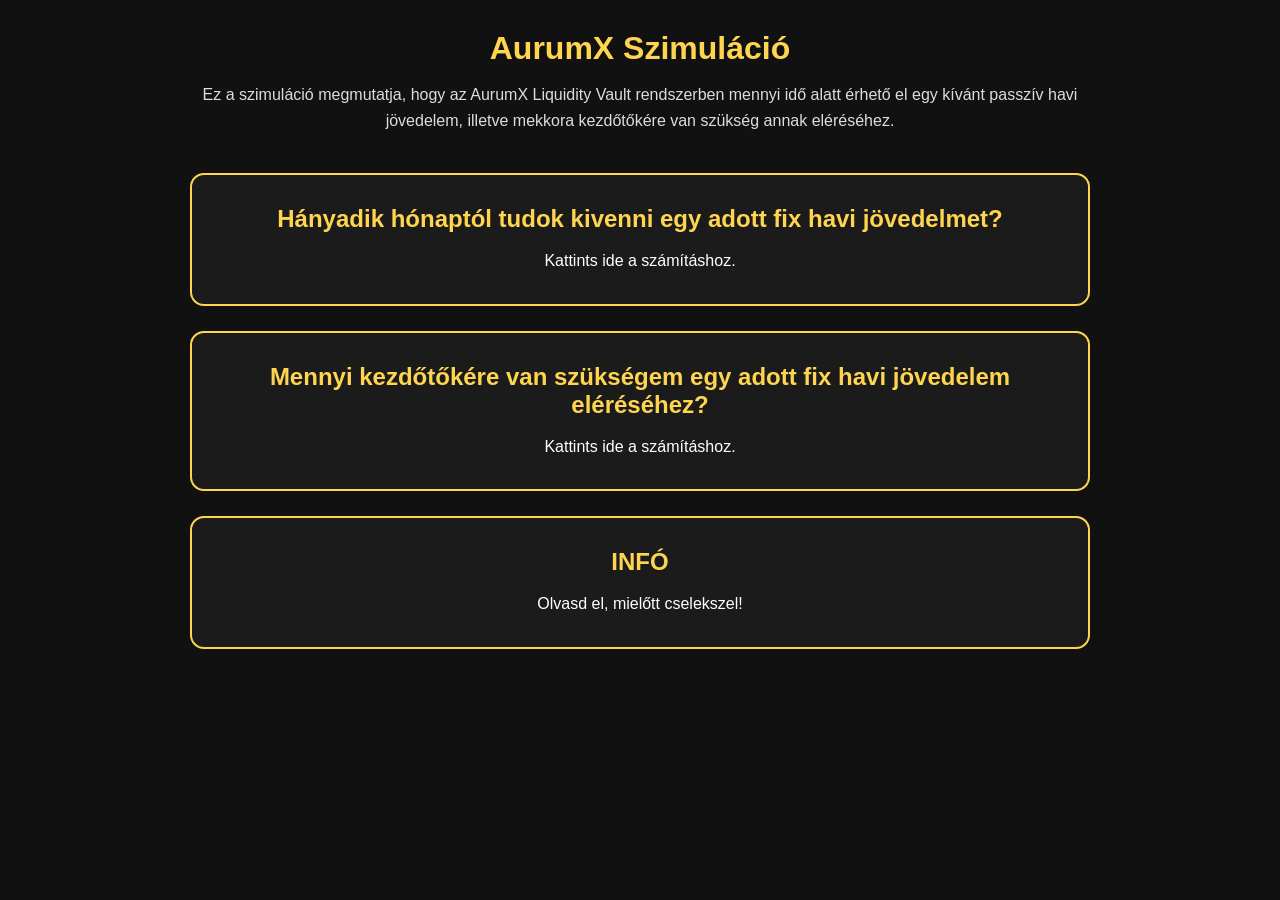
<file: AurumX szimuláció.html>
<!DOCTYPE html>
<html lang="hu">
<head>

<meta charset="UTF-8">
<meta name="viewport" content="width=device-width, initial-scale=1.0">

<title>AurumX Szimuláció</title>

<link rel="preconnect" href="https://fonts.googleapis.com">
<link rel="preconnect" href="https://fonts.gstatic.com" crossorigin>

<style>

*{
margin:0;
padding:0;
box-sizing:border-box;
font-family:Arial,Helvetica,sans-serif;
}

body{

background:#111;
color:#fff;
padding:30px;

}

.wrapper{

max-width:900px;
margin:auto;

}

h1{

text-align:center;
margin-bottom:15px;
color:#FFD54F;

}

.subtitle{

text-align:center;
color:#ddd;
margin-bottom:40px;
line-height:1.6;

}

.page{

display:none;

}

.page.active{

display:block;

}

.card{

background:#1b1b1b;

border:2px solid #FFD54F;

border-radius:14px;

padding:30px;

margin-bottom:25px;

cursor:pointer;

transition:.25s;

}

.card:hover{

transform:scale(1.02);

box-shadow:0 0 25px rgba(255,213,79,.35);

}

.card h2{

text-align:center;

color:#FFD54F;

margin-bottom:15px;

}

.card p{

text-align:center;

line-height:1.6;

}

.backButton{

display:inline-block;

margin-bottom:25px;

padding:12px 25px;

background:#FFD54F;

color:#111;

font-weight:bold;

border:none;

border-radius:8px;

cursor:pointer;

}

.section{

background:#1b1b1b;

padding:30px;

border-radius:14px;

border:2px solid #FFD54F;

}

.field{

margin-bottom:20px;

}

.field label{

display:block;

margin-bottom:8px;

font-weight:bold;

color:#FFD54F;

}

.field input{

width:100%;

padding:12px;

font-size:18px;

border-radius:8px;

border:none;

}

.buttonRow{

display:flex;

gap:15px;

margin-top:30px;

}

.buttonRow button{

flex:1;

padding:14px;

font-size:18px;

background:#FFD54F;

border:none;

border-radius:8px;

cursor:pointer;

font-weight:bold;

}

.result{

margin-top:30px;

padding:20px;

background:#282828;

border-left:6px solid #FFD54F;

display:none;

}

.result h2{

color:#FFD54F;

margin-bottom:15px;

}

.big{

font-size:42px;

font-weight:bold;

text-align:center;

margin:20px 0;

color:#FFD54F;

}

details{

margin-top:30px;

}

summary{

cursor:pointer;

font-weight:bold;

color:#FFD54F;

}

table{

width:100%;

border-collapse:collapse;

margin-top:20px;

}

th{

background:#FFD54F;

color:#111;

padding:10px;

}

td{

padding:8px;

border:1px solid #444;

text-align:right;

}

td:first-child,
th:first-child{

text-align:center;

}

.warning{

margin-top:30px;

font-style:italic;

color:#ffb347;

line-height:1.8;

}

.infoBox{

background:#1b1b1b;

border:2px solid #FFD54F;

padding:35px;

border-radius:14px;

font-size:20px;

line-height:2;

text-align:center;

}

</style>

</head>

<body>

<div class="wrapper">

<h1>AurumX Szimuláció</h1>

<!-- ================================================= -->
<!-- NYITÓOLDAL -->
<!-- ================================================= -->

<div id="homePage" class="page active">

<p class="subtitle">

Ez a szimuláció megmutatja, hogy az AurumX Liquidity Vault rendszerben
mennyi idő alatt érhető el egy kívánt passzív havi jövedelem,
illetve mekkora kezdőtőkére van szükség annak eléréséhez.

</p>

<div class="card" onclick="showPage('calc1')">

<h2>

Hányadik hónaptól tudok
kivenni egy adott
fix havi jövedelmet?

</h2>

<p>

Kattints ide a számításhoz.

</p>

</div>

<div class="card" onclick="showPage('calc2')">

<h2>

Mennyi kezdőtőkére
van szükségem
egy adott fix havi
jövedelem eléréséhez?

</h2>

<p>

Kattints ide a számításhoz.

</p>

</div>

<div class="card" onclick="showPage('infoPage')">

<h2>

INFÓ

</h2>

<p>

Olvasd el, mielőtt cselekszel!

</p>

</div>

</div>

<!-- ================================================= -->
<!-- INFO -->
<!-- ================================================= -->

<div id="infoPage" class="page">

<button class="backButton" onclick="showPage('homePage')">

← Vissza a főmenübe

</button>

<div class="infoBox">

<h2 style="margin-bottom:25px;color:#FFD54F;">
Tájékoztatás
</h2>

<p>

1/ A számolás az AurumX-ben jelenleg érvényes kamatos kamat alkalmazásával érvényes.<br> 
2/ Ez a becsült % bármikor csökkenhet, amennyiben a cég elérte a Liquidity Vault eltervezett értékét. pl. 150.000.000 $-t.<br>
3/ Százalék értéknek a 180 napos lekötésnél közölt 8%-15%, vagy a 360 napos lekötésnél közölt 15%-25% közötti értéket tanácsos beírni a reális helyzet megközelítése érdekében.<br>
4/ Amennyiben a hozam automatikus lekötésre van állítva, a következő történik: Minden nap végén a rendszer 45 vagy 90 napra leköti a napi hozamot. A mai lekötött hozam 45/90 napig 'kamatozik' és csak utána lehet felvenni.<br>
Ez mindaddig megy, amíg a kezdőtőke (csomag) automatikus lekötésre van állítva. Pl. a 12. napon a kamatos kamat jóváírást kikapcsolod. Ekkor 11 csomagod van és a legelső hozamot a kezdés után 101 nap múlva tudod kikérni.<br>
5/ Ha nincs kamatos kamat, tehát mindennapos hozam lekötés, akkor a hozam bármikor kivehető. Persze akkor ez a számítás nem alkalmazható!!! 

</p>

</div>

</div>

<!-- ================================================= -->
<!-- KALKULÁTOR 1 -->
<!-- ================================================= -->

<div id="calc1" class="page">

<button class="backButton" onclick="showPage('homePage')">

← Vissza a főmenübe

</button>

<div class="section">

<h2 style="text-align:center;color:#FFD54F;margin-bottom:30px;">

Hányadik hónaptól tudok kivenni
egy adott fix havi jövedelmet?

</h2>

<div class="field">

<label>

Kezdőtőke (USD)

</label>

<input
type="number"
id="startCapital"
step="100"
min="0"
value="500">

</div>

<div class="field">

<label>

Havi kamat (%)

</label>

<input
type="number"
id="interestRate"
step="0.01"
value="10">

</div>

<div class="field">

<label>

Kívánt havi jövedelem (USD)

</label>

<input
type="number"
id="targetIncome"
step="10"
value="100">

</div>

<div class="buttonRow">

<button onclick="calculateMonths()">

Számítás

</button>

<button onclick="resetCalculator1()">

Új számítás

</button>

</div>

<div
id="result1"
class="result">

<h2>

Eredmény

</h2>

<div
id="resultText1"
class="big">

</div>

<p
id="resultYearText1"
style="text-align:center;font-size:20px;">

</p>

</div>

<details>

<summary>

Részletes számítás

</summary>

<table>

<thead>

<tr>

<th>

Hónap

</th>

<th>

Nyitó tőke

</th>

<th>

Havi kamat

</th>

<th>

Záró tőke

</th>

</tr>

</thead>

<tbody id="tableBody1">

</tbody>

</table>

</details>

<div class="warning">

Figyelem, ez egy szemléltetés, egy szimuláció!<br><br>

A havi kamatok dinamikusan alakulnak,
azaz <strong>NINCS</strong> garantált fix hozam!<br><br>

A tényleges hozam mindig az AurumX ökoszisztéma aktuális teljesítményétől függ.

</div>

</div>

</div>

<!-- ================================================= -->
<!-- KALKULÁTOR 2 -->
<!-- ================================================= -->

<div id="calc2" class="page">

<button class="backButton" onclick="showPage('homePage')">

← Vissza a főmenübe

</button>

<div class="section">

<h2 style="text-align:center;color:#FFD54F;margin-bottom:30px;">

Mennyi kezdőtőkére van szükségem
egy adott fix havi jövedelem eléréséhez?

</h2>

<div class="field">

<label>

Havi kamat (%)

</label>

<input
type="number"
id="interestRate2"
step="0.01"
value="10">

</div>

<div class="field">

<label>

Kívánt havi jövedelem (USD)

</label>

<input
type="number"
id="targetIncome2"
step="10"
value="100">

</div>

<div class="field">

<label>

Hányadik hónapban szeretném elérni?

</label>

<input
type="number"
id="targetMonth"
step="1"
value="12">

</div>

<div class="buttonRow">

<button onclick="calculateCapital()">

Számítás

</button>

<button onclick="resetCalculator2()">

Új számítás

</button>

</div>

<div
id="result2"
class="result">

<h2>

Eredmény

</h2>

<div
id="resultText2"
class="big">

</div>

<p
style="text-align:center;font-size:20px;">

Szükséges kezdőtőke

</p>

</div>

<details>

<summary>

Részletes számítás

</summary>

<table>

<thead>

<tr>

<th>

Hónap

</th>

<th>

Nyitó tőke

</th>

<th>

Havi kamat

</th>

<th>

Záró tőke

</th>

</tr>

</thead>

<tbody id="tableBody2">

</tbody>

</table>

</details>

<div class="warning">

Figyelem, ez egy szemléltetés, egy szimuláció!<br><br>

A havi kamatok dinamikusan alakulnak,
azaz <strong>NINCS</strong> garantált fix hozam!<br><br>

A tényleges hozam mindig az AurumX ökoszisztéma aktuális teljesítményétől függ.

</div>

</div>

</div>

<script>

function showPage(id){

document.querySelectorAll(".page").forEach(page=>{

page.classList.remove("active");

});

document.getElementById(id).classList.add("active");

}

function formatUsd(value){

return Number(value).toLocaleString("en-US",{
minimumFractionDigits:2,
maximumFractionDigits:2
})+" USD";

}

/* =======================================================
   1. KALKULÁTOR
======================================================= */

function calculateMonths(){

let capital=parseFloat(document.getElementById("startCapital").value);

let rate=parseFloat(document.getElementById("interestRate").value);

let target=parseFloat(document.getElementById("targetIncome").value);

if(capital<=0||rate<=0||target<=0){

alert("Minden mezőt tölts ki!");

return;

}

let monthlyRate=rate/100;

let month=0;

let table="";

while(capital*monthlyRate<target && month<1200){

let open=capital;

let interest=open*monthlyRate;

capital+=interest;

month++;

table+=`
<tr>
<td>${month}</td>
<td>${formatUsd(open)}</td>
<td>${formatUsd(interest)}</td>
<td>${formatUsd(capital)}</td>
</tr>`;

}

/* plusz egy sor */

let open=capital;

let interest=open*monthlyRate;

let close=open+interest;

table+=`
<tr>
<td>${month+1}</td>
<td>${formatUsd(open)}</td>
<td>${formatUsd(interest)}</td>
<td>${formatUsd(close)}</td>
</tr>`;

document.getElementById("tableBody1").innerHTML=table;

document.getElementById("result1").style.display="block";

document.getElementById("resultText1").innerHTML=(month+1) + " hónap";

document.getElementById("resultYearText1").innerHTML=
"A kívánt havi jövedelem ekkor érhető el először.";

}

/* =======================================================
   2. KALKULÁTOR
======================================================= */
function calculateCapital(){

    let rate = parseFloat(document.getElementById("interestRate2").value);
    let income = parseFloat(document.getElementById("targetIncome2").value);
    let targetMonth = parseInt(document.getElementById("targetMonth").value);

    if(rate<=0 || income<=0 || targetMonth<=0){
        alert("Minden mezőt tölts ki!");
        return;
    }

    const monthlyRate = rate / 100;

    function reachesTarget(startCapital){

        let balance = startCapital;

        for(let i=1;i<targetMonth;i++){
            balance += balance * monthlyRate;
        }

        return (balance * monthlyRate) >= income;

    }

    let low = 0;
    let high = 100;

    while(!reachesTarget(high)){
        high *= 2;
    }

    while(high-low>1){

        let mid = Math.floor((low+high)/2);

        if(reachesTarget(mid)){
            high = mid;
        }else{
            low = mid;
        }

    }

    let exactCapital = high;

    let roundedCapital = Math.ceil(exactCapital/100)*100;

    let table = "";

    let balance = roundedCapital;

    for(let month=1;month<=targetMonth+1;month++){

        let open = balance;
        let interest = open * monthlyRate;
        balance += interest;

        table += `
        <tr>
            <td>${month}</td>
            <td>${formatUsd(open)}</td>
            <td>${formatUsd(interest)}</td>
            <td>${formatUsd(balance)}</td>
        </tr>`;

    }

    document.getElementById("tableBody2").innerHTML = table;

    document.getElementById("result2").style.display = "block";

    document.getElementById("resultText2").innerHTML =
        formatUsd(roundedCapital);

    document.querySelector("#result2 p").innerHTML =
        "A számított érték: <b>"+formatUsd(exactCapital)+
        "</b><br>" +
        "100 USD-s lépcső miatt szükséges kezdőtőke:<br><b>"+
        formatUsd(roundedCapital)+"</b>";

}

/* =======================================================
   RESET
======================================================= */

function resetCalculator1(){

document.getElementById("startCapital").value=500;

document.getElementById("interestRate").value=10;

document.getElementById("targetIncome").value=100;

document.getElementById("tableBody1").innerHTML="";

document.getElementById("result1").style.display="none";

}

function resetCalculator2(){

document.getElementById("interestRate2").value=10;

document.getElementById("targetIncome2").value=100;

document.getElementById("targetMonth").value=12;

document.getElementById("tableBody2").innerHTML="";

document.getElementById("result2").style.display="none";

}

</script>

</body>
</html>
</file>
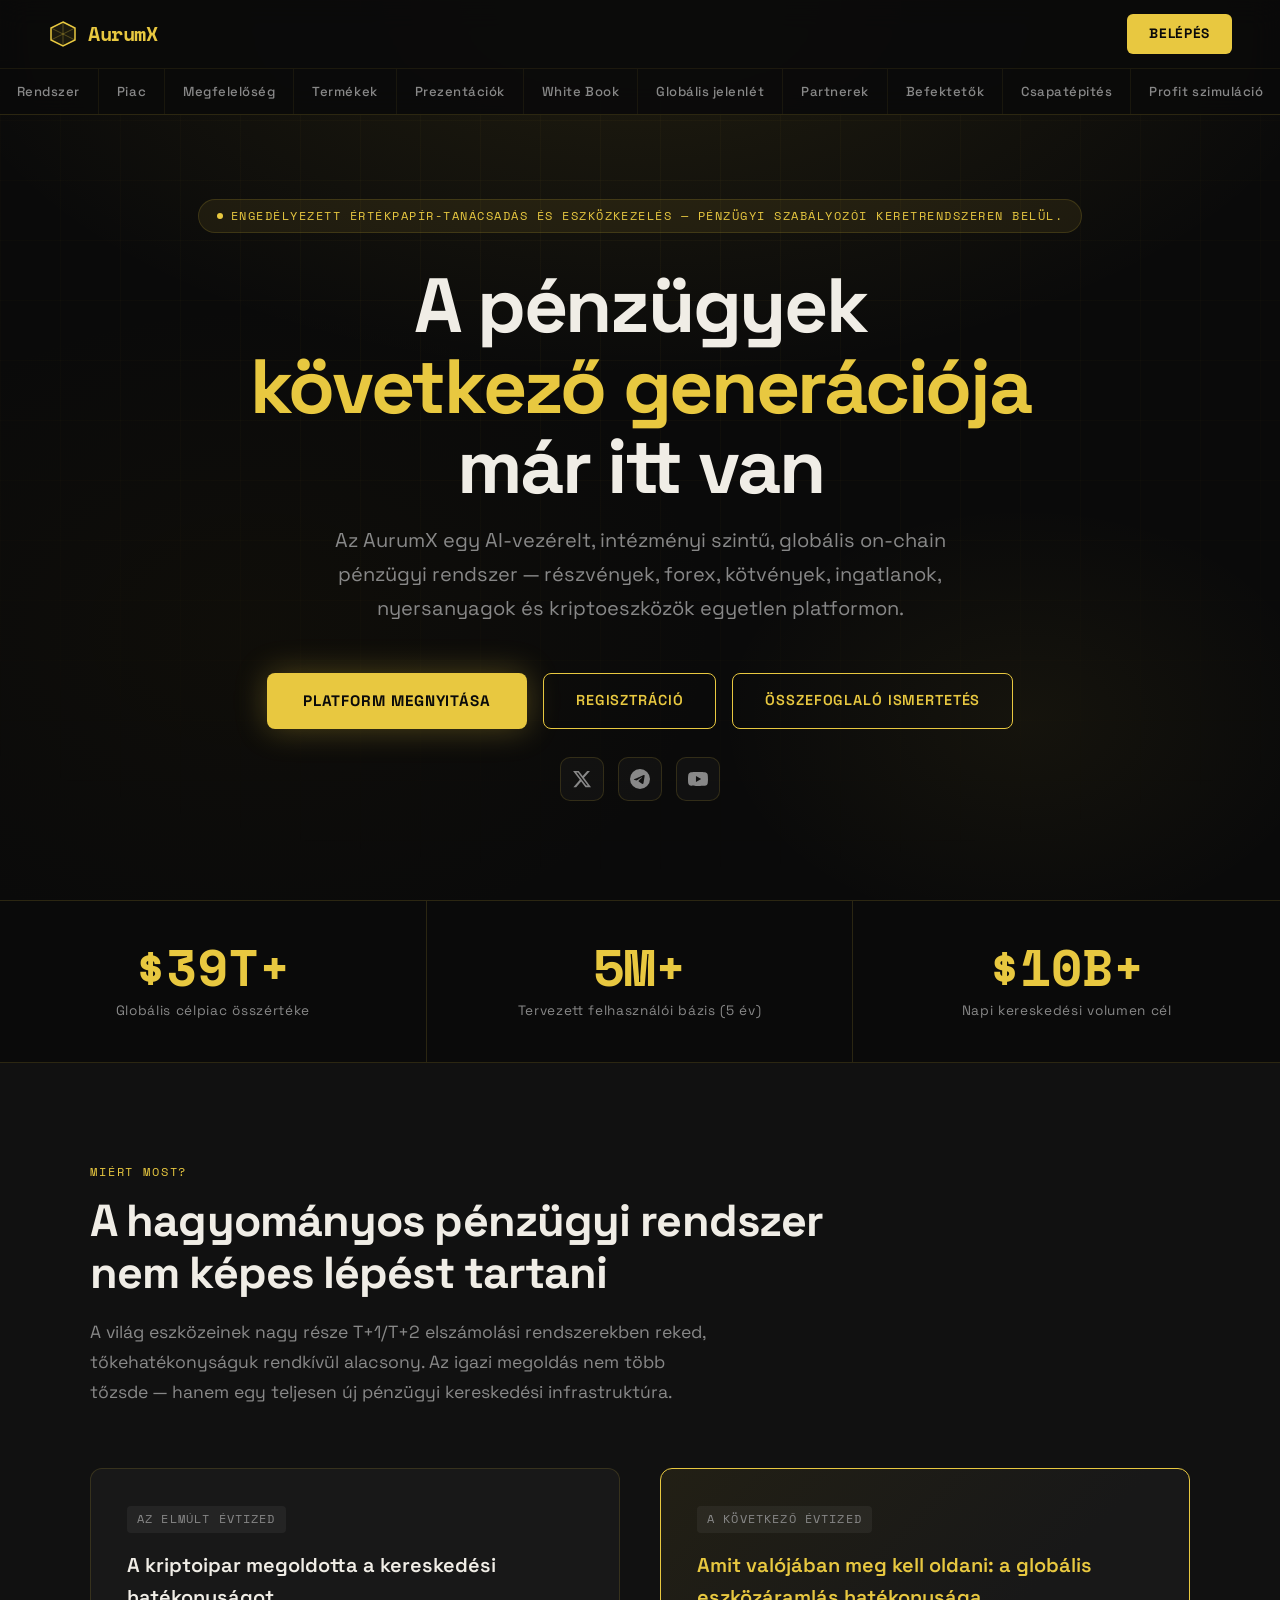
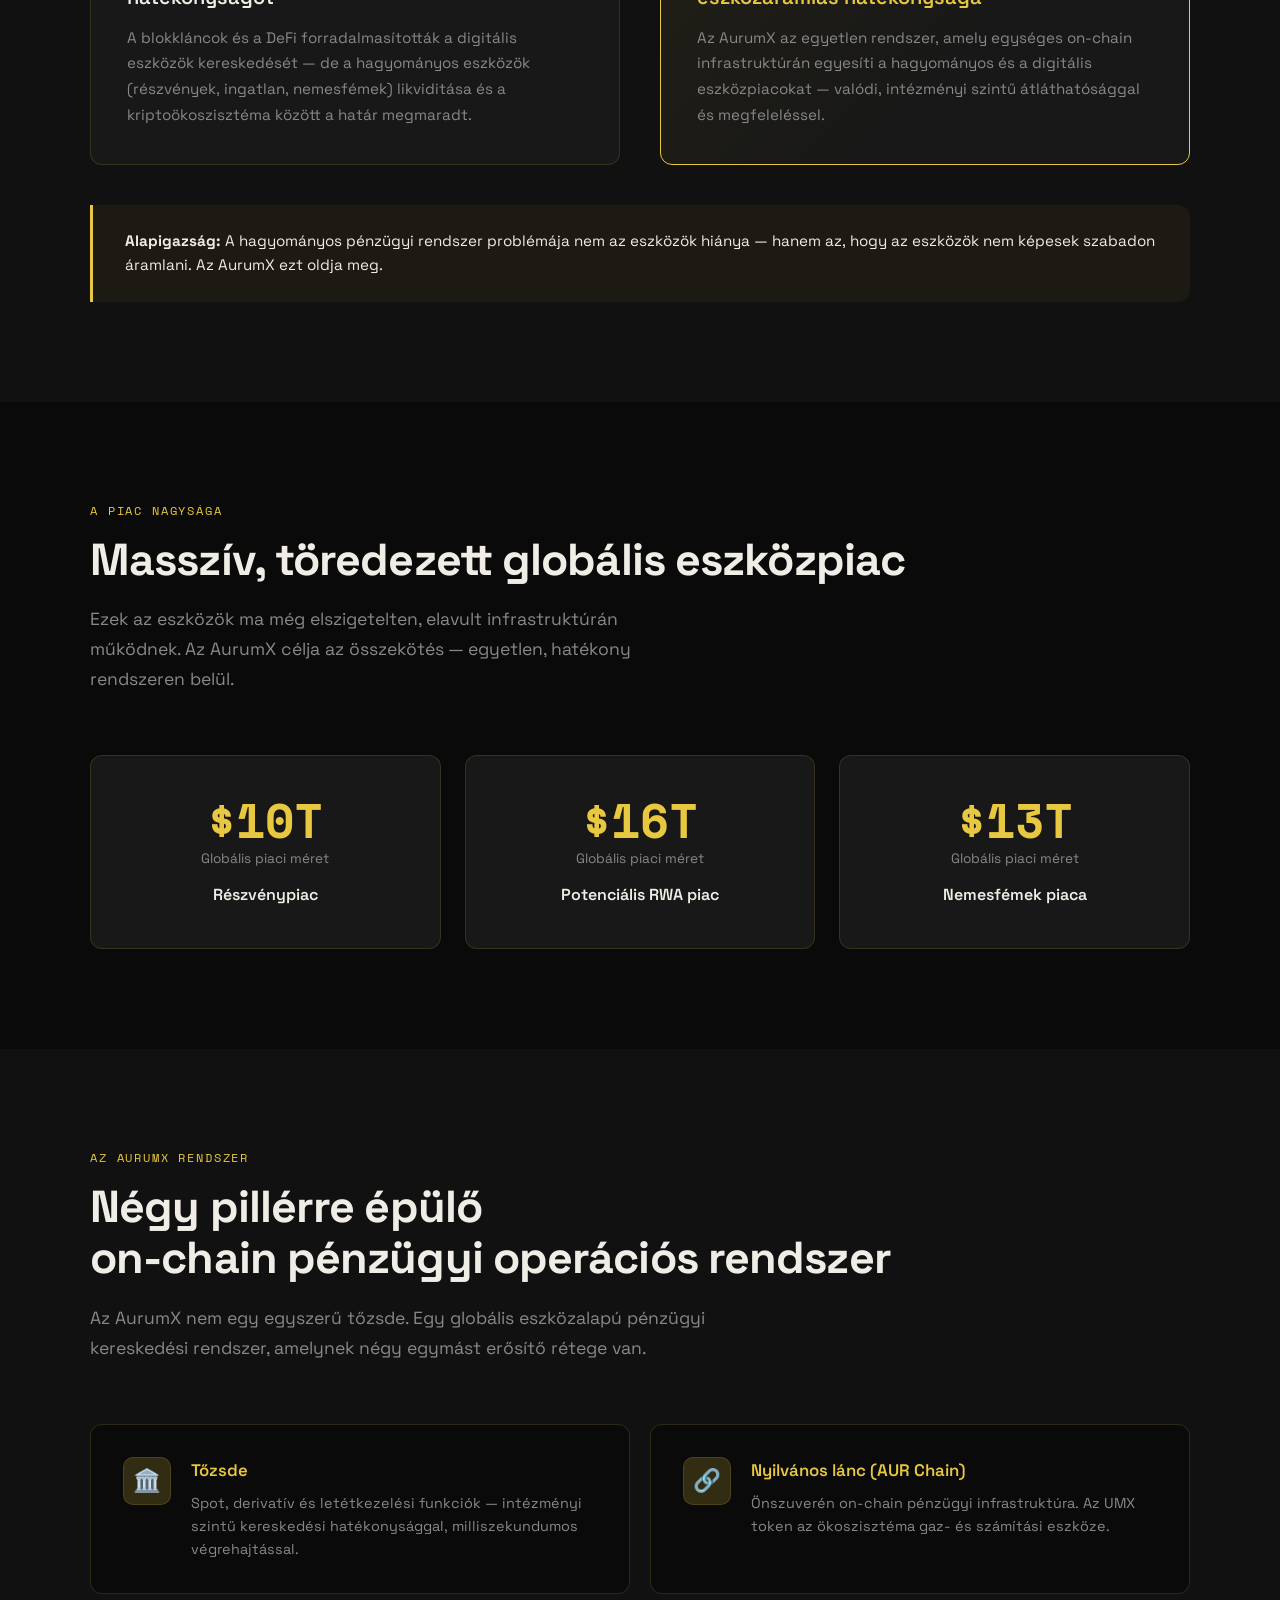
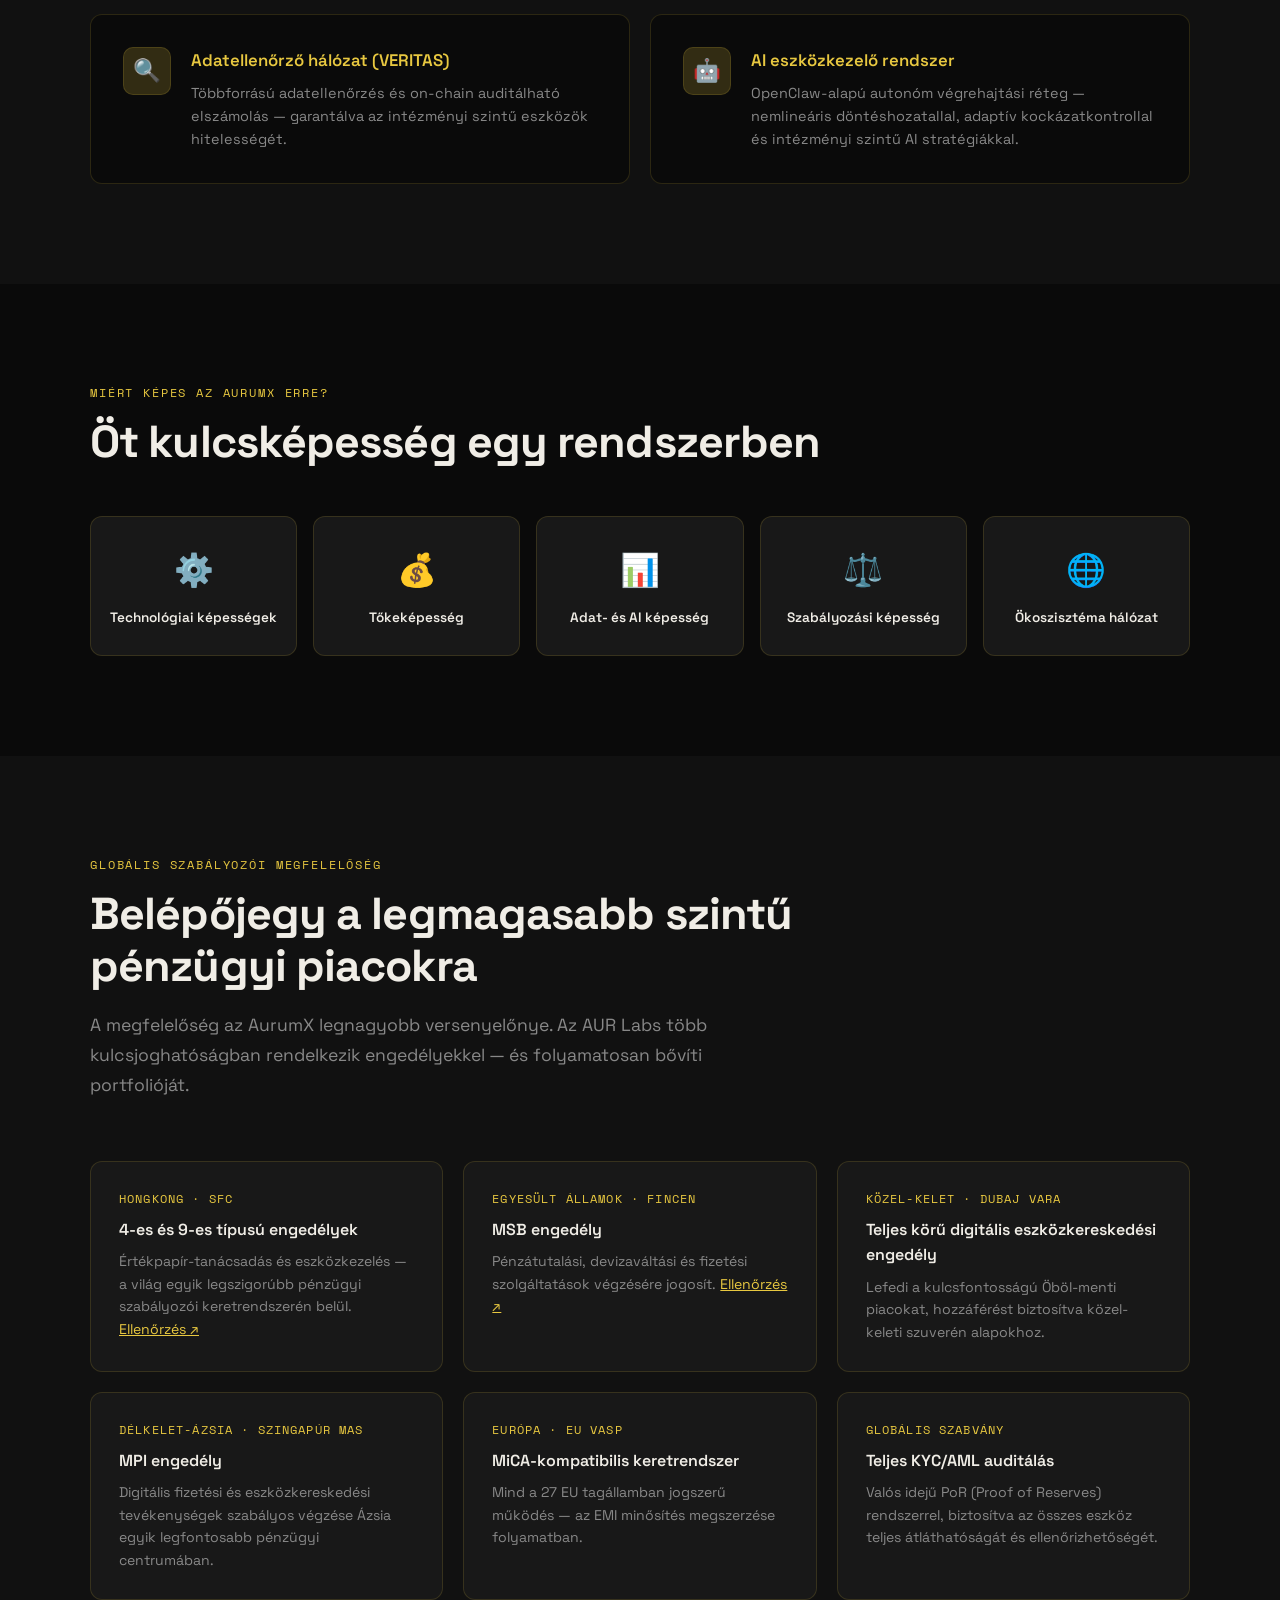
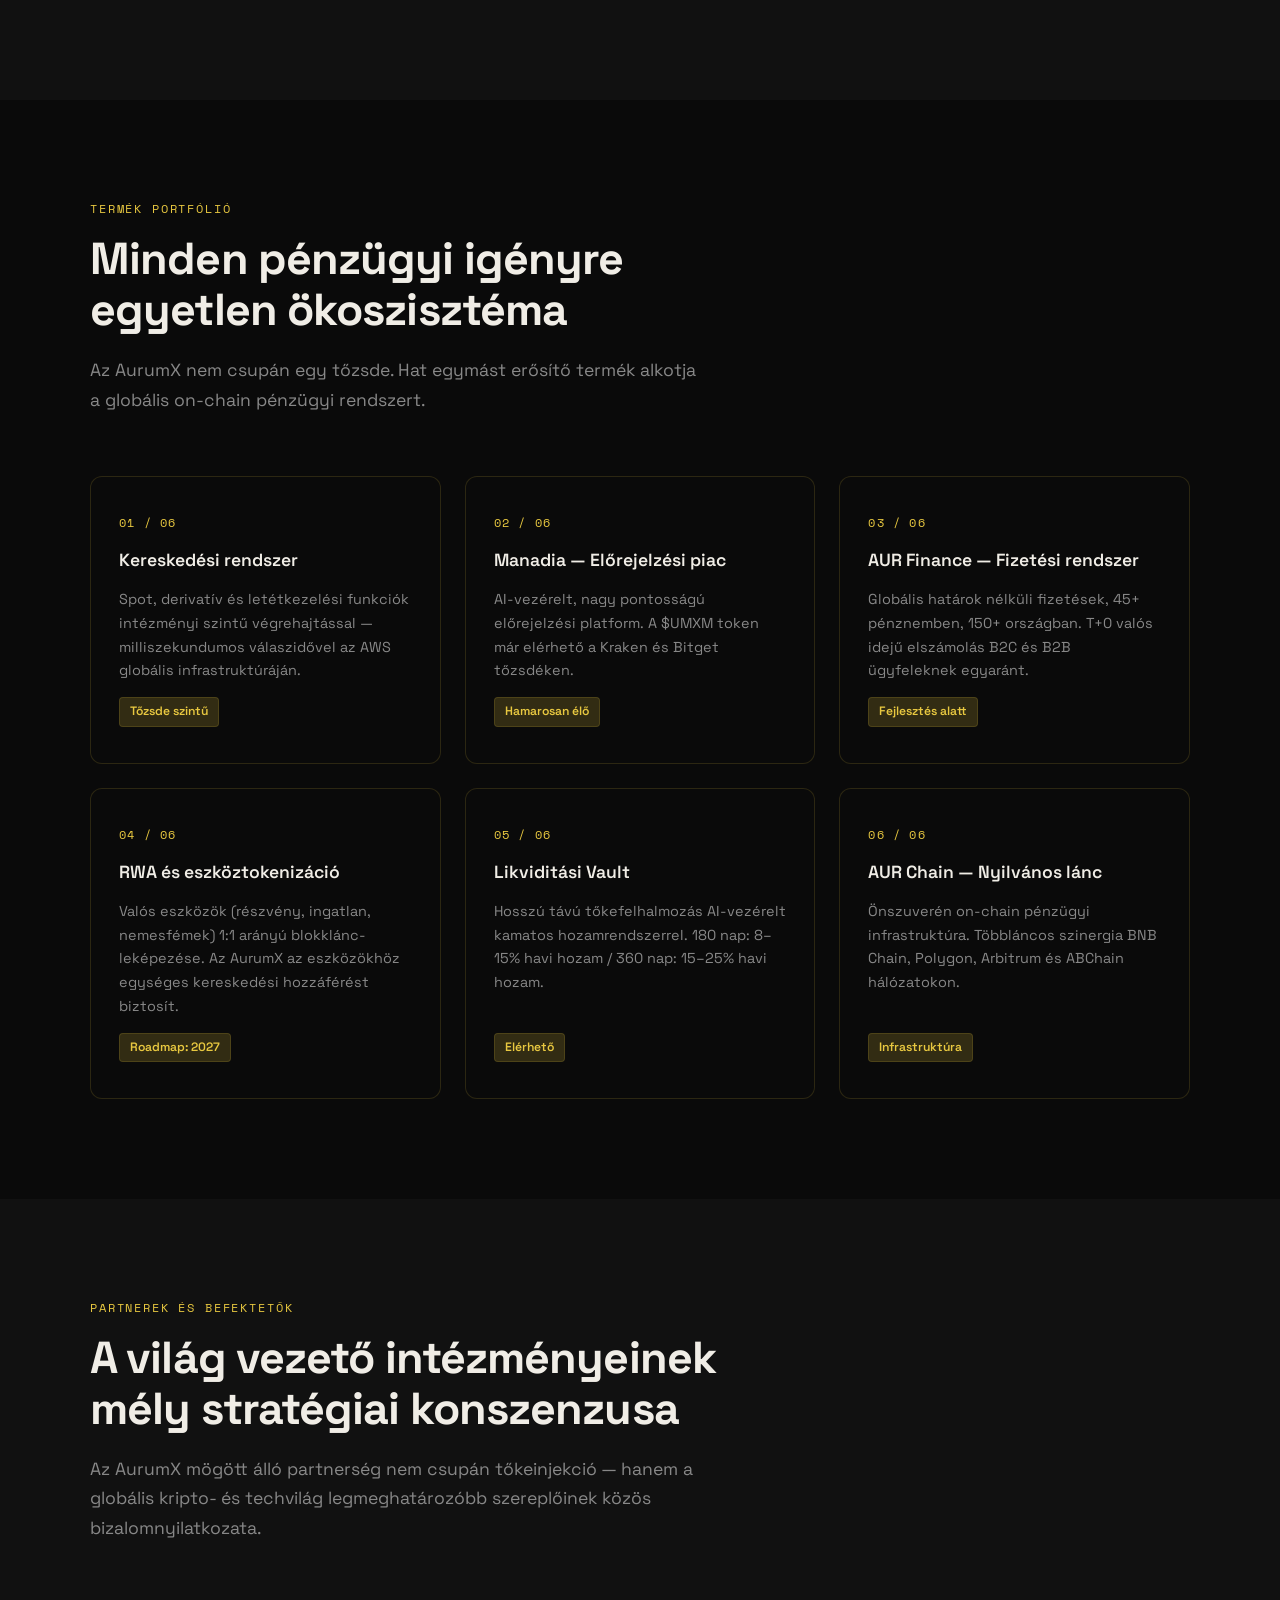
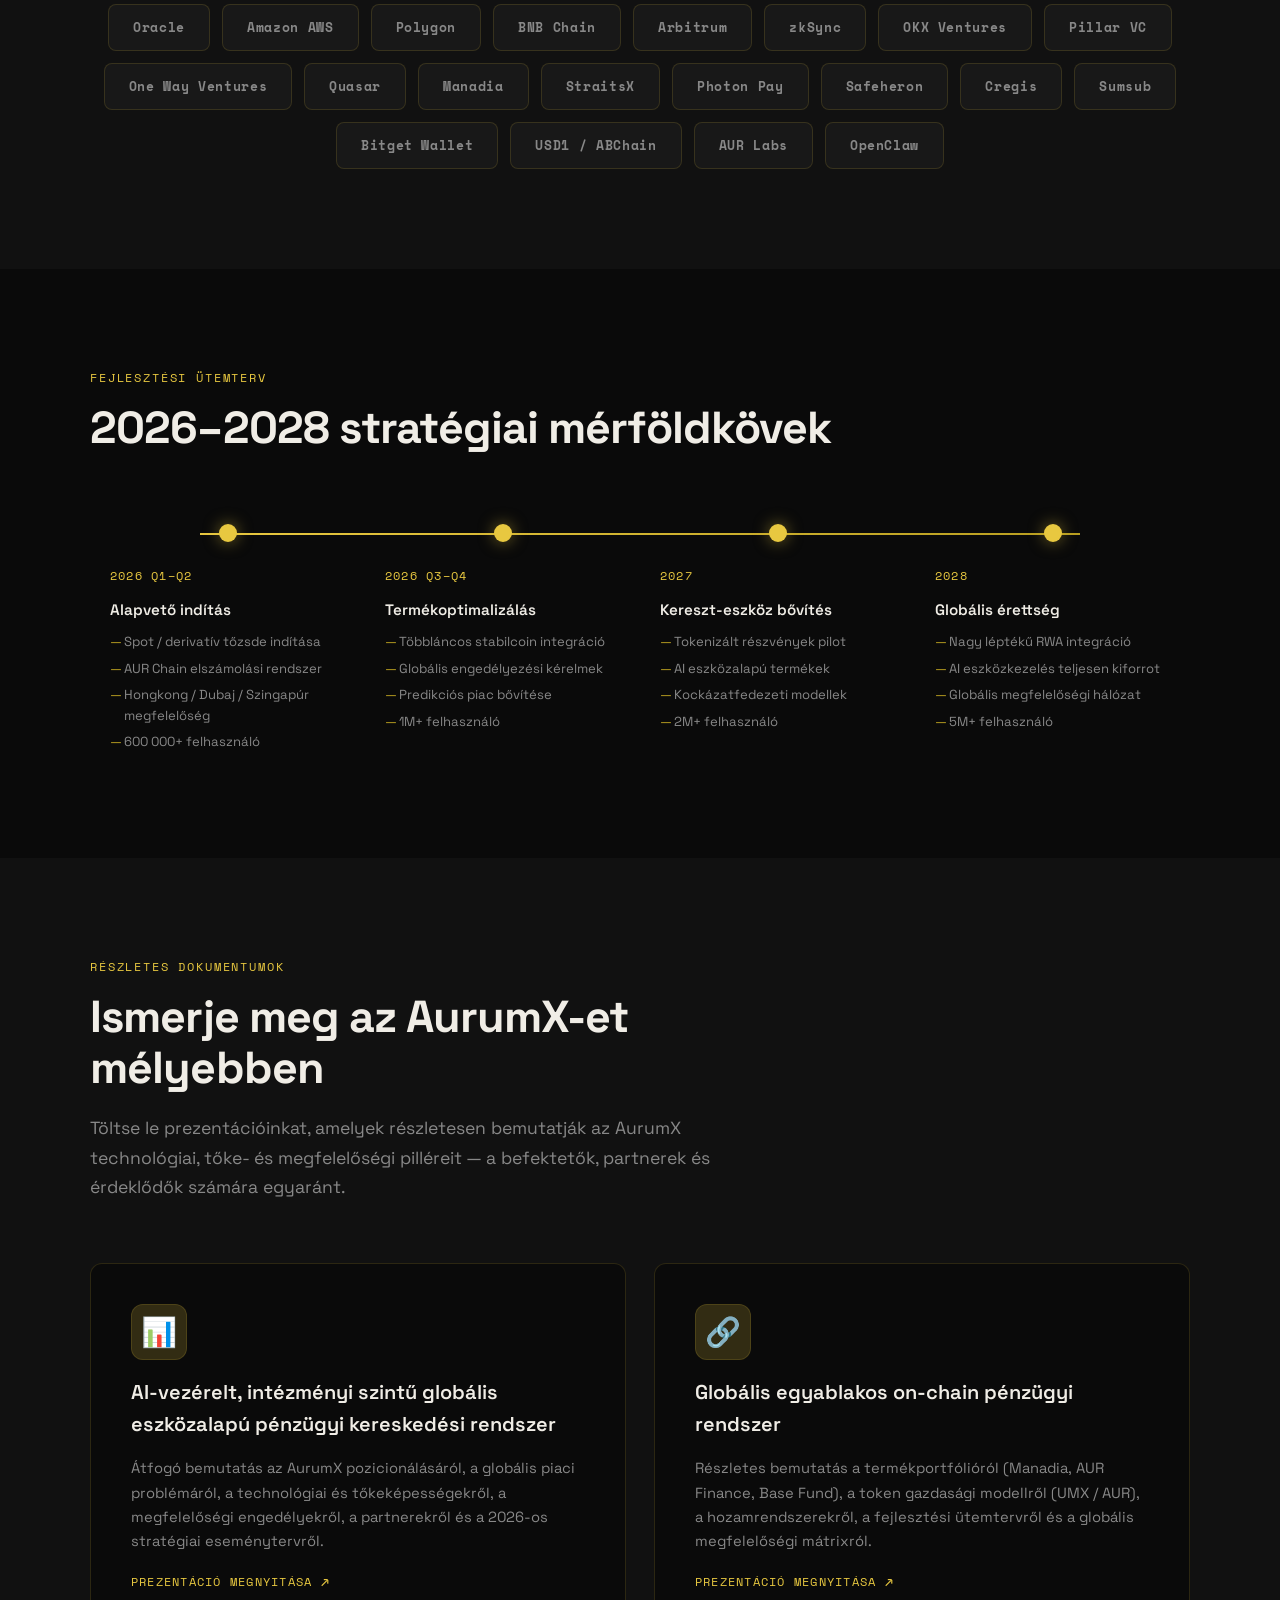
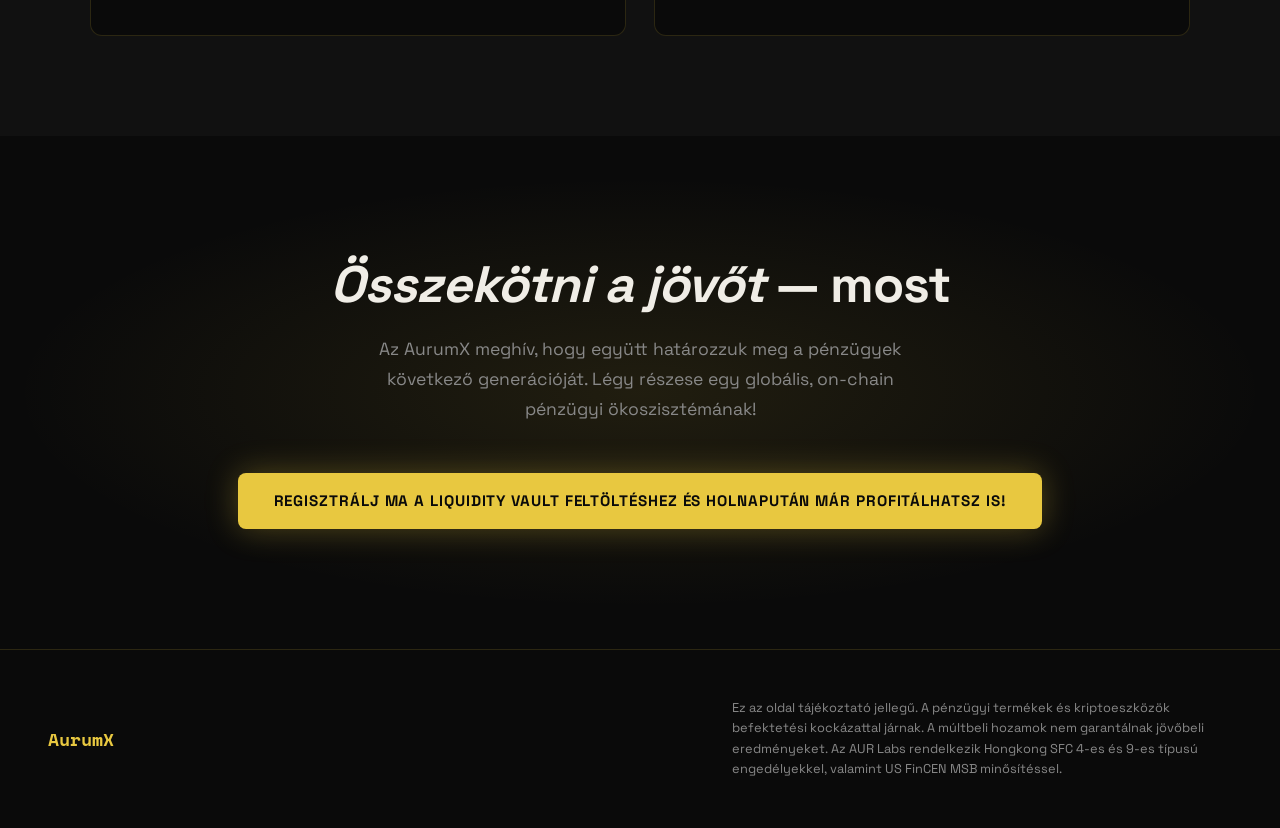
<file: indexxx.html>
<!DOCTYPE html>
<html lang="hu">
<head>
  <meta charset="UTF-8">
  <meta name="viewport" content="width=device-width, initial-scale=1.0">
  <title>AurumX — A következő generációs on-chain pénzügyi rendszer</title>
  <style>
    @import url('https://fonts.googleapis.com/css2?family=Space+Grotesk:wght@300;400;500;600;700&family=Space+Mono:wght@400;700&display=swap');

    :root {
      --gold: #E8C840;
      --gold-dim: #B89E20;
      --gold-glow: rgba(232,200,64,0.18);
      --black: #0A0A0A;
      --surface: #111111;
      --surface2: #181818;
      --border: rgba(232,200,64,0.15);
      --text: #F0EDE6;
      --text-muted: #888;
      --radius: 12px;
    }

    *, *::before, *::after { box-sizing: border-box; margin: 0; padding: 0; }

    html { scroll-behavior: smooth; }

    body {
      background: var(--black);
      color: var(--text);
      font-family: 'Space Grotesk', sans-serif;
      font-size: 16px;
      line-height: 1.6;
      overflow-x: hidden;
    }

    /* ── NAV ── */
    nav {
      position: fixed; top: 0; left: 0; right: 0; z-index: 100;
      display: flex; flex-direction: column;
      background: rgba(10,10,10,0.92);
      backdrop-filter: blur(14px);
      border-bottom: 1px solid var(--border);
    }
    /* Sor 1: logo + CTA */
    .nav-top {
      display: flex; align-items: center; justify-content: space-between;
      padding: 14px 48px;
      border-bottom: 1px solid rgba(232,200,64,0.08);
    }
    .nav-logo {
      display: flex; align-items: center; gap: 10px;
      font-family: 'Space Mono', monospace;
      font-size: 1.25rem; font-weight: 700;
      color: var(--gold); letter-spacing: -0.02em;
      text-decoration: none;
    }
    .nav-logo svg { width: 30px; height: 30px; }
    .nav-cta {
      background: var(--gold); color: var(--black);
      padding: 9px 22px; border-radius: 6px;
      font-weight: 700; font-size: 0.85rem; letter-spacing: 0.05em;
      text-decoration: none; text-transform: uppercase;
      transition: background 0.2s, transform 0.15s;
    }
    .nav-cta:hover { background: #f0d050; transform: translateY(-1px); }

    /* Sor 2: összes link */
    .nav-bottom {
      display: flex; align-items: center; justify-content: center;
      padding: 0 48px;
      overflow-x: auto;
    }
    .nav-links {
      display: flex; gap: 0; list-style: none;
      flex-wrap: nowrap;
    }
    .nav-links li { display: flex; }
    .nav-links a {
      color: var(--text-muted); text-decoration: none;
      font-size: 0.82rem; font-weight: 500; letter-spacing: 0.04em;
      padding: 12px 18px;
      border-right: 1px solid rgba(232,200,64,0.07);
      white-space: nowrap;
      transition: color 0.2s, background 0.2s;
    }
    .nav-links li:first-child a { border-left: 1px solid rgba(232,200,64,0.07); }
    .nav-links a:hover { color: var(--gold); background: rgba(232,200,64,0.05); }
    .nav-links a.nav-doc { color: var(--text-muted); font-weight: 500; }
    .nav-links a.nav-doc:hover { color: var(--gold); background: rgba(232,200,64,0.05); }

    /* ── MODAL OVERLAY ── */
    #modal-overlay {
      display: none;
      position: fixed; inset: 0; z-index: 999;
      background: rgba(0,0,0,0.92);
      backdrop-filter: blur(6px);
      flex-direction: column;
      align-items: center; justify-content: center;
    }
    #modal-overlay.open { display: flex; }
    .modal-bar {
      width: 100%; max-width: 1200px;
      display: flex; align-items: center; justify-content: space-between;
      padding: 14px 24px; margin-bottom: 12px;
    }
    .modal-title {
      font-family: 'Space Mono', monospace;
      font-size: 0.85rem; color: var(--gold); letter-spacing: 0.1em;
      text-transform: uppercase;
    }
    .modal-hint {
      font-size: 0.78rem; color: var(--text-muted);
    }
    .modal-hint kbd {
      display: inline-block;
      background: var(--surface2); border: 1px solid var(--border);
      border-radius: 4px; padding: 2px 8px;
      font-family: 'Space Mono', monospace;
      font-size: 0.75rem; color: var(--gold);
    }
    .modal-close {
      background: none; border: 1px solid var(--border);
      color: var(--text-muted); border-radius: 6px;
      padding: 6px 14px; cursor: pointer; font-size: 0.82rem;
      transition: border-color 0.2s, color 0.2s;
    }
    .modal-close:hover { border-color: var(--gold); color: var(--gold); }
    .modal-frame-wrap {
      width: 100%; max-width: 1200px;
      height: calc(100vh - 120px);
      border: 1px solid var(--border); border-radius: var(--radius);
      overflow: hidden; background: var(--black);
      display: flex; align-items: center; justify-content: center;
    }
    #modal-iframe {
      width: 100%; height: 100%;
      border: none; display: none;
    }
    #modal-img {
      max-width: 100%; max-height: 100%;
      object-fit: contain; display: none;
      border-radius: var(--radius);
    }

    /* ── HERO ── */
    .hero {
      min-height: 100vh;
      display: flex; flex-direction: column;
      align-items: center; justify-content: center;
      text-align: center;
      padding: 180px 24px 80px;
      position: relative;
      overflow: hidden;
    }
    .hero-bg {
      position: absolute; inset: 0; z-index: 0;
      background:
        radial-gradient(ellipse 80% 60% at 50% 0%, rgba(232,200,64,0.10) 0%, transparent 70%),
        radial-gradient(ellipse 40% 40% at 80% 80%, rgba(232,200,64,0.05) 0%, transparent 60%),
        radial-gradient(ellipse 60% 60% at 20% 70%, rgba(80,60,0,0.08) 0%, transparent 60%);
    }
    /* grid lines */
    .hero-bg::after {
      content: '';
      position: absolute; inset: 0;
      background-image:
        linear-gradient(rgba(232,200,64,0.04) 1px, transparent 1px),
        linear-gradient(90deg, rgba(232,200,64,0.04) 1px, transparent 1px);
      background-size: 60px 60px;
      mask-image: radial-gradient(ellipse 90% 70% at 50% 30%, black, transparent);
    }
    .hero-eyebrow {
      position: relative; z-index: 1;
      display: inline-flex; align-items: center; gap: 8px;
      background: rgba(232,200,64,0.08);
      border: 1px solid var(--border);
      border-radius: 100px;
      padding: 6px 18px; margin-bottom: 32px;
      font-family: 'Space Mono', monospace;
      font-size: 0.78rem; letter-spacing: 0.12em;
      color: var(--gold); text-transform: uppercase;
    }
    .hero-eyebrow span.dot {
      width: 6px; height: 6px; border-radius: 50%;
      background: var(--gold);
      animation: pulse 2s infinite;
    }
    @keyframes pulse {
      0%,100% { opacity:1; transform: scale(1); }
      50% { opacity:0.4; transform: scale(0.7); }
    }
    .hero h1 {
      position: relative; z-index: 1;
      font-size: clamp(2.6rem, 6vw, 5.5rem);
      font-weight: 700; line-height: 1.05;
      letter-spacing: -0.03em;
      max-width: 900px; margin: 0 auto 16px;
    }
    .hero h1 em {
      font-style: normal;
      color: var(--gold);
    }
    .hero-sub {
      position: relative; z-index: 1;
      font-size: clamp(1rem, 2vw, 1.25rem);
      color: var(--text-muted);
      max-width: 640px; margin: 0 auto 48px;
      font-weight: 400; line-height: 1.7;
    }
    .hero-actions {
      position: relative; z-index: 1;
      display: flex; flex-wrap: wrap; gap: 16px; justify-content: center;
    }
    .btn-primary {
      background: var(--gold); color: var(--black);
      padding: 16px 36px; border-radius: 8px;
      font-weight: 700; font-size: 0.95rem; letter-spacing: 0.06em;
      text-decoration: none; text-transform: uppercase;
      transition: background 0.2s, transform 0.15s, box-shadow 0.2s;
      box-shadow: 0 0 32px rgba(232,200,64,0.3);
    }
    .btn-primary:hover { background: #f0d050; transform: translateY(-2px); box-shadow: 0 0 48px rgba(232,200,64,0.45); }
    .btn-outline {
      border: 1.5px solid var(--gold);
      color: var(--gold); background: transparent;
      padding: 15px 32px; border-radius: 8px;
      font-weight: 600; font-size: 0.9rem; letter-spacing: 0.06em;
      text-decoration: none; text-transform: uppercase;
      transition: background 0.2s, transform 0.15s;
    }
    .btn-outline:hover { background: var(--gold-glow); transform: translateY(-2px); }

    /* ── STATS STRIP ── */
    .stats {
      display: grid; grid-template-columns: repeat(3, 1fr);
      border-top: 1px solid var(--border);
      border-bottom: 1px solid var(--border);
      position: relative; z-index: 1;
    }
    .stat-item {
      padding: 40px 32px; text-align: center;
      border-right: 1px solid var(--border);
    }
    .stat-item:last-child { border-right: none; }
    .stat-num {
      font-family: 'Space Mono', monospace;
      font-size: clamp(2rem, 4vw, 3.2rem);
      font-weight: 700; color: var(--gold); line-height: 1;
      margin-bottom: 8px;
    }
    .stat-label { font-size: 0.85rem; color: var(--text-muted); letter-spacing: 0.05em; }

    /* ── SECTION BASICS ── */
    section { padding: 100px 48px; }
    .section-inner { max-width: 1100px; margin: 0 auto; }
    .eyebrow {
      font-family: 'Space Mono', monospace;
      font-size: 0.72rem; letter-spacing: 0.16em;
      text-transform: uppercase; color: var(--gold);
      margin-bottom: 14px; display: block;
    }
    h2 {
      font-size: clamp(1.8rem, 3.5vw, 2.8rem);
      font-weight: 700; letter-spacing: -0.02em;
      line-height: 1.15; margin-bottom: 20px;
    }
    .section-lead {
      font-size: 1.1rem; color: var(--text-muted);
      max-width: 620px; line-height: 1.7; margin-bottom: 60px;
    }

    /* ── PROBLEM / OPPORTUNITY ── */
    .problem { background: var(--surface); }
    .two-col {
      display: grid; grid-template-columns: 1fr 1fr; gap: 40px;
      align-items: start;
    }
    .card {
      background: var(--surface2);
      border: 1px solid var(--border);
      border-radius: var(--radius);
      padding: 36px;
    }
    .card-tag {
      display: inline-block;
      font-family: 'Space Mono', monospace;
      font-size: 0.72rem; letter-spacing: 0.1em;
      text-transform: uppercase; color: var(--text-muted);
      background: rgba(255,255,255,0.05);
      border-radius: 4px; padding: 4px 10px;
      margin-bottom: 16px;
    }
    .card h3 { font-size: 1.25rem; font-weight: 600; margin-bottom: 12px; }
    .card p { color: var(--text-muted); font-size: 0.95rem; line-height: 1.7; }
    .card.highlight {
      border-color: var(--gold);
      background: linear-gradient(135deg, rgba(232,200,64,0.08) 0%, var(--surface2) 60%);
    }
    .card.highlight h3 { color: var(--gold); }

    .insight-box {
      margin-top: 40px;
      padding: 24px 32px;
      border-left: 3px solid var(--gold);
      background: rgba(232,200,64,0.05);
      border-radius: 0 var(--radius) var(--radius) 0;
      font-size: 0.95rem; color: var(--text); line-height: 1.6;
    }

    /* ── MARKET SIZE ── */
    .market-grid {
      display: grid; grid-template-columns: repeat(3,1fr); gap: 24px;
      margin-top: 48px;
    }
    .market-card {
      border: 1px solid var(--border);
      border-radius: var(--radius);
      padding: 40px 28px; text-align: center;
      position: relative; overflow: hidden;
      background: var(--surface2);
      transition: border-color 0.2s, transform 0.2s;
    }
    .market-card:hover { border-color: var(--gold); transform: translateY(-4px); }
    .market-card::before {
      content: '';
      position: absolute; top: 0; left: 0; right: 0; height: 2px;
      background: linear-gradient(90deg, transparent, var(--gold), transparent);
      opacity: 0; transition: opacity 0.2s;
    }
    .market-card:hover::before { opacity: 1; }
    .market-num {
      font-family: 'Space Mono', monospace;
      font-size: 3rem; font-weight: 700; color: var(--gold);
      line-height: 1; margin-bottom: 4px;
    }
    .market-unit { font-size: 0.85rem; color: var(--text-muted); margin-bottom: 12px; }
    .market-name { font-size: 1rem; font-weight: 600; }

    /* ── ARCHITECTURE ── */
    .arch { background: var(--surface); }
    .arch-grid {
      display: grid; grid-template-columns: repeat(2,1fr); gap: 20px;
      margin-top: 48px;
    }
    .arch-card {
      background: var(--black);
      border: 1px solid var(--border);
      border-radius: var(--radius);
      padding: 32px;
      display: flex; gap: 20px; align-items: flex-start;
      transition: border-color 0.2s;
    }
    .arch-card:hover { border-color: var(--gold); }
    .arch-icon {
      width: 48px; height: 48px; flex-shrink: 0;
      background: var(--gold-glow);
      border: 1px solid var(--border);
      border-radius: 10px;
      display: flex; align-items: center; justify-content: center;
      font-size: 1.4rem;
    }
    .arch-card h3 { font-size: 1.05rem; font-weight: 600; margin-bottom: 8px; color: var(--gold); }
    .arch-card p { font-size: 0.9rem; color: var(--text-muted); line-height: 1.6; }

    /* ── CAPABILITIES ── */
    .caps-list {
      display: grid; grid-template-columns: repeat(5,1fr); gap: 16px;
      margin-top: 48px;
    }
    .cap-item {
      text-align: center; padding: 28px 16px;
      border: 1px solid var(--border); border-radius: var(--radius);
      background: var(--surface2);
      transition: border-color 0.2s, transform 0.2s;
    }
    .cap-item:hover { border-color: var(--gold); transform: translateY(-3px); }
    .cap-icon { font-size: 2rem; margin-bottom: 12px; display: block; }
    .cap-label { font-size: 0.85rem; font-weight: 600; line-height: 1.4; }

    /* ── PARTNERS ── */
    .partners { background: var(--surface); }
    .partner-grid {
      display: flex; flex-wrap: wrap; gap: 12px;
      margin-top: 48px; justify-content: center;
    }
    .partner-badge {
      padding: 12px 24px;
      border: 1px solid var(--border);
      border-radius: 8px;
      background: var(--surface2);
      font-family: 'Space Mono', monospace;
      font-size: 0.82rem; font-weight: 700;
      color: var(--text-muted); letter-spacing: 0.05em;
      transition: border-color 0.2s, color 0.2s;
    }
    .partner-badge:hover { border-color: var(--gold); color: var(--gold); }

    /* ── COMPLIANCE ── */
    .compliance-grid {
      display: grid; grid-template-columns: repeat(3,1fr); gap: 20px;
      margin-top: 48px;
    }
    .comp-card {
      padding: 28px;
      border: 1px solid var(--border); border-radius: var(--radius);
      background: var(--surface2);
    }
    .comp-region {
      font-family: 'Space Mono', monospace;
      font-size: 0.72rem; letter-spacing: 0.1em;
      text-transform: uppercase; color: var(--gold);
      margin-bottom: 8px;
    }
    .comp-card h3 { font-size: 1rem; font-weight: 600; margin-bottom: 8px; }
    .comp-card p { font-size: 0.88rem; color: var(--text-muted); line-height: 1.6; }

    /* ── PRODUCTS ── */
    .products { background: var(--surface); }
    .product-grid {
      display: grid; grid-template-columns: repeat(3,1fr); gap: 24px;
      margin-top: 48px;
    }
    .product-card {
      border: 1px solid var(--border); border-radius: var(--radius);
      padding: 36px 28px; background: var(--black);
      transition: border-color 0.2s, transform 0.2s;
      display: flex; flex-direction: column; gap: 14px;
    }
    .product-card:hover { border-color: var(--gold); transform: translateY(-4px); }
    .product-num {
      font-family: 'Space Mono', monospace;
      font-size: 0.75rem; color: var(--gold);
      letter-spacing: 0.1em;
    }
    .product-card h3 { font-size: 1.1rem; font-weight: 600; }
    .product-card p { font-size: 0.9rem; color: var(--text-muted); line-height: 1.65; flex: 1; }
    .product-tag {
      display: inline-block;
      background: var(--gold-glow); border: 1px solid var(--border);
      border-radius: 4px; padding: 4px 10px;
      font-size: 0.76rem; color: var(--gold); font-weight: 600;
      width: fit-content;
    }

    /* ── ROADMAP ── */
    .roadmap-items {
      display: grid; grid-template-columns: repeat(4,1fr); gap: 0;
      margin-top: 60px; position: relative;
    }
    .roadmap-items::before {
      content: '';
      position: absolute; top: 20px; left: 10%; right: 10%;
      height: 2px; background: linear-gradient(90deg, var(--gold), var(--gold-dim));
      z-index: 0;
    }
    .rm-item {
      padding: 0 20px; position: relative; z-index: 1;
    }
    .rm-dot {
      width: 18px; height: 18px; border-radius: 50%;
      background: var(--gold); margin: 11px auto 24px;
      box-shadow: 0 0 16px rgba(232,200,64,0.5);
    }
    .rm-period {
      font-family: 'Space Mono', monospace;
      font-size: 0.78rem; color: var(--gold); letter-spacing: 0.1em;
      margin-bottom: 12px;
    }
    .rm-item h3 { font-size: 0.95rem; font-weight: 600; margin-bottom: 10px; }
    .rm-item ul { list-style: none; padding: 0; }
    .rm-item ul li {
      font-size: 0.82rem; color: var(--text-muted); line-height: 1.55;
      padding-left: 14px; position: relative; margin-bottom: 6px;
    }
    .rm-item ul li::before {
      content: '—'; position: absolute; left: 0;
      color: var(--gold-dim);
    }

    /* ── DOCS SECTION ── */
    .docs { background: var(--surface); }
    .docs-cards {
      display: grid; grid-template-columns: 1fr 1fr; gap: 28px;
      margin-top: 48px;
    }
    .doc-card {
      background: var(--black);
      border: 1px solid var(--border);
      border-radius: var(--radius);
      padding: 40px;
      text-decoration: none; color: inherit;
      display: flex; flex-direction: column; gap: 16px;
      transition: border-color 0.2s, transform 0.2s, box-shadow 0.2s;
    }
    .doc-card:hover {
      border-color: var(--gold);
      transform: translateY(-4px);
      box-shadow: 0 16px 48px rgba(0,0,0,0.6);
    }
    .doc-icon {
      width: 56px; height: 56px;
      background: var(--gold-glow);
      border: 1px solid var(--border);
      border-radius: 12px;
      display: flex; align-items: center; justify-content: center;
      font-size: 1.8rem;
    }
    .doc-card h3 { font-size: 1.25rem; font-weight: 600; }
    .doc-card p { font-size: 0.92rem; color: var(--text-muted); line-height: 1.65; flex: 1; }
    .doc-link {
      font-family: 'Space Mono', monospace;
      font-size: 0.78rem; color: var(--gold); letter-spacing: 0.1em;
      text-transform: uppercase; display: flex; align-items: center; gap: 8px;
    }
    .doc-link::after { content: '↗'; font-size: 1rem; }

    /* ── CTA SECTION ── */
    .cta-section {
      text-align: center;
      padding: 120px 24px;
      position: relative; overflow: hidden;
    }
    .cta-section::before {
      content: '';
      position: absolute; inset: 0;
      background:
        radial-gradient(ellipse 70% 60% at 50% 50%, rgba(232,200,64,0.10) 0%, transparent 70%);
    }
    .cta-section h2 {
      position: relative; z-index: 1;
      font-size: clamp(2rem, 4vw, 3.6rem);
      margin-bottom: 20px;
    }
    .cta-section p {
      position: relative; z-index: 1;
      font-size: 1.1rem; color: var(--text-muted);
      max-width: 560px; margin: 0 auto 48px; line-height: 1.7;
    }
    .cta-actions {
      position: relative; z-index: 1;
      display: flex; flex-wrap: wrap; gap: 16px; justify-content: center;
    }

    /* ── FOOTER ── */
    footer {
      border-top: 1px solid var(--border);
      padding: 48px;
      display: flex; align-items: center; justify-content: space-between;
      flex-wrap: wrap; gap: 20px;
    }
    .footer-brand {
      font-family: 'Space Mono', monospace;
      font-size: 1.1rem; font-weight: 700; color: var(--gold);
    }
    .footer-note { font-size: 0.8rem; color: var(--text-muted); max-width: 500px; line-height: 1.6; }
    .footer-links { display: flex; gap: 24px; }
    .footer-links a { font-size: 0.82rem; color: var(--text-muted); text-decoration: none; }
    .footer-links a:hover { color: var(--gold); }

    /* ── SCROLL REVEAL ── */
    .reveal {
      opacity: 0; transform: translateY(28px);
      transition: opacity 0.65s ease, transform 0.65s ease;
    }
    .reveal.visible { opacity: 1; transform: none; }

    /* ── RESPONSIVE ── */
    @media (max-width: 900px) {
      nav { padding: 14px 24px; }
      .nav-links { display: none; }
      section { padding: 72px 24px; }
      .two-col, .compliance-grid, .product-grid, .docs-cards { grid-template-columns: 1fr; }
      .arch-grid, .market-grid { grid-template-columns: 1fr 1fr; }
      .caps-list { grid-template-columns: repeat(3,1fr); }
      .roadmap-items { grid-template-columns: 1fr 1fr; }
      .roadmap-items::before { display: none; }
      footer { flex-direction: column; align-items: flex-start; }
      .stats { grid-template-columns: 1fr; }
      .stat-item { border-right: none; border-bottom: 1px solid var(--border); }
    }
    @media (max-width: 560px) {
      .arch-grid, .market-grid, .caps-list, .roadmap-items { grid-template-columns: 1fr; }
      h2 { font-size: 1.7rem; }
    }
    @media (prefers-reduced-motion: reduce) {
      .reveal { opacity: 1; transform: none; transition: none; }
    }
.hero-socials {
  position: relative; z-index: 1;
  display: flex; gap: 14px; justify-content: center;
  margin-top: 28px;
}
.social-btn {
  display: flex; align-items: center; justify-content: center;
  width: 44px; height: 44px; border-radius: 10px;
  border: 1px solid var(--border);
  color: var(--text-muted);
  background: rgba(255,255,255,0.03);
  text-decoration: none;
  transition: color 0.2s, border-color 0.2s, background 0.2s, transform 0.15s;
}
.social-btn:hover {
  color: var(--gold);
  border-color: var(--gold);
  background: rgba(232,200,64,0.08);
  transform: translateY(-2px);
}
  </style>
</head>
<body>

  <!-- NAV -->
  <nav>
  <div class="nav-top">
    <a class="nav-logo" href="#">
      <svg viewBox="0 0 40 40" fill="none" xmlns="http://www.w3.org/2000/svg">
        <path d="M20 4L36 12V28L20 36L4 28V12L20 4Z" stroke="#E8C840" stroke-width="2" fill="rgba(232,200,64,0.08)"/>
        <path d="M20 4L20 36M4 12L36 28M36 12L4 28" stroke="#E8C840" stroke-width="1" stroke-opacity="0.4"/>
      </svg>
      AurumX
    </a>
    <a class="nav-cta" href="https://aurumx.org" target="_blank">Belépés</a>
  </div><!-- /.nav-top -->
  <div class="nav-bottom">
    <ul class="nav-links">
      <li><a href="#rendszer">Rendszer</a></li>
      <li><a href="#piac">Piac</a></li>
      <li><a href="#megfelelőség">Megfelelőség</a></li>
      <li><a href="#termékek">Termékek</a></li>
      <li><a href="#dokumentumok">Prezentációk</a></li>
      <li><a href="https://drive.google.com/file/d/1FKuj3kZRE8mEVamOiJVkrPg6h9LUE79i/view?usp=sharing" target="_blank" class="nav-doc">White Book</a></li>
      <li><a href="#" class="nav-doc" onclick="openModal('Globális jelenlét.png','img','Globális jelenlét');return false;">Globális jelenlét</a></li>
      <li><a href="#" class="nav-doc" onclick="openModal('Partnerek.png','img','Partnerek');return false;">Partnerek</a></li>
      <li><a href="#" class="nav-doc" onclick="openModal('Befektetők.png','img','Befektetők');return false;">Befektetők</a></li>
      <li><a href="#" class="nav-doc" onclick="openModal('Csapatépités.png','img','Csapatépítés');return false;">Csapatépités</a></li>
      <li><a href="#" class="nav-doc" onclick="openModal('AurumX szimuláció ver6.html','iframe','Szimuláció');return false;">Profit szimuláció</a></li>
    </ul>
  </div>
  </nav>

  <!-- MODAL OVERLAY -->
  <div id="modal-overlay" role="dialog" aria-modal="true">
    <div class="modal-bar">
      <span class="modal-title" id="modal-title"></span>
      <span class="modal-hint">Bezárás: <kbd>ESC</kbd></span>
      <button class="modal-close" onclick="closeModal()">✕ Bezárás</button>
    </div>
    <div class="modal-frame-wrap">
      <iframe id="modal-iframe" title="Tartalom"></iframe>
      <img id="modal-img" alt="Tartalom" />
    </div>
  </div>

  <!-- HERO -->
  <section class="hero">
    <div class="hero-bg"></div>
    <div class="hero-eyebrow"><span class="dot"></span> Engedélyezett értékpapír-tanácsadás és eszközkezelés — pénzügyi szabályozói keretrendszeren belül.</div>
    <h1>A pénzügyek<br><em>következő generációja</em><br>már itt van</h1>
    <p class="hero-sub">Az AurumX egy AI-vezérelt, intézményi szintű, globális on-chain pénzügyi rendszer — részvények, forex, kötvények, ingatlanok, nyersanyagok és kriptoeszközök egyetlen platformon.</p>
    <div class="hero-actions">
      <a class="btn-primary" href="https://aurumx.pro/en" target="_blank">Platform megnyitása</a>
      <a class="btn-outline" href="https://aurumx.org" target="_blank">Regisztráció</a>
      <a class="btn-outline" href="https://drive.google.com/file/d/1HkLR_aL54_u6HWNlIFr7D7ejzsENWRB3/view?usp=drive_link" target="_blank">Összefoglaló ismertetés</a>
    </div>

<div class="hero-socials">
  <!-- X / Twitter -->
  <a href="https://x.com/aurumx_finance" target="_blank" class="social-btn" aria-label="X / Twitter">
    <svg width="20" height="20" viewBox="0 0 24 24" fill="currentColor">
      <path d="M18.244 2.25h3.308l-7.227 8.26 8.502 11.24H16.17l-5.214-6.817L4.99 21.75H1.68l7.73-8.835L1.254 2.25H8.08l4.713 6.231zm-1.161 17.52h1.833L7.084 4.126H5.117z"/>
    </svg>
  </a>
  <!-- Telegram -->
  <a href="https://t.me/AurumXAnnouncements" target="_blank" class="social-btn" aria-label="Telegram">
    <svg width="20" height="20" viewBox="0 0 24 24" fill="currentColor">
      <path d="M11.944 0A12 12 0 0 0 0 12a12 12 0 0 0 12 12 12 12 0 0 0 12-12A12 12 0 0 0 12 0a12 12 0 0 0-.056 0zm4.962 7.224c.1-.002.321.023.465.14a.506.506 0 0 1 .171.325c.016.093.036.306.02.472-.18 1.898-.962 6.502-1.36 8.627-.168.9-.499 1.201-.82 1.23-.696.065-1.225-.46-1.9-.902-1.056-.693-1.653-1.124-2.678-1.8-1.185-.78-.417-1.21.258-1.91.177-.184 3.247-2.977 3.307-3.23.007-.032.014-.15-.056-.212s-.174-.041-.249-.024c-.106.024-1.793 1.14-5.061 3.345-.48.33-.913.49-1.302.48-.428-.008-1.252-.241-1.865-.44-.752-.245-1.349-.374-1.297-.789.027-.216.325-.437.893-.663 3.498-1.524 5.83-2.529 6.998-3.014 3.332-1.386 4.025-1.627 4.476-1.635z"/>
    </svg>
  </a>
  <!-- YouTube -->
  <a href="https://youtube.com/@AurumXExchange" target="_blank" class="social-btn" aria-label="YouTube">
    <svg width="20" height="20" viewBox="0 0 24 24" fill="currentColor">
      <path d="M23.498 6.186a3.016 3.016 0 0 0-2.122-2.136C19.505 3.545 12 3.545 12 3.545s-7.505 0-9.377.505A3.017 3.017 0 0 0 .502 6.186C0 8.07 0 12 0 12s0 3.93.502 5.814a3.016 3.016 0 0 0 2.122 2.136c1.871.505 9.376.505 9.376.505s7.505 0 9.377-.505a3.015 3.015 0 0 0 2.122-2.136C24 15.93 24 12 24 12s0-3.93-.502-5.814zM9.545 15.568V8.432L15.818 12l-6.273 3.568z"/>
    </svg>
  </a>
</div>
  </section>

  <!-- STATS -->
  <div class="stats reveal">
    <div class="stat-item">
      <div class="stat-num">$39T+</div>
      <div class="stat-label">Globális célpiac összértéke</div>
    </div>
    <div class="stat-item">
      <div class="stat-num">5M+</div>
      <div class="stat-label">Tervezett felhasználói bázis (5 év)</div>
    </div>
    <div class="stat-item">
      <div class="stat-num">$10B+</div>
      <div class="stat-label">Napi kereskedési volumen cél</div>
    </div>
  </div>

  <!-- PROBLEM -->
  <section class="problem" id="rendszer">
    <div class="section-inner">
      <span class="eyebrow reveal">Miért most?</span>
      <h2 class="reveal">A hagyományos pénzügyi rendszer<br>nem képes lépést tartani</h2>
      <p class="section-lead reveal">A világ eszközeinek nagy része T+1/T+2 elszámolási rendszerekben reked, tőkehatékonyságuk rendkívül alacsony. Az igazi megoldás nem több tőzsde — hanem egy teljesen új pénzügyi kereskedési infrastruktúra.</p>
      <div class="two-col">
        <div class="card reveal">
          <div class="card-tag">Az elmúlt évtized</div>
          <h3>A kriptoipar megoldotta a kereskedési hatékonyságot</h3>
          <p>A blokkláncok és a DeFi forradalmasították a digitális eszközök kereskedését — de a hagyományos eszközök (részvények, ingatlan, nemesfémek) likviditása és a kriptoökoszisztéma között a határ megmaradt.</p>
        </div>
        <div class="card highlight reveal">
          <div class="card-tag">A következő évtized</div>
          <h3>Amit valójában meg kell oldani: a globális eszközáramlás hatékonysága</h3>
          <p>Az AurumX az egyetlen rendszer, amely egységes on-chain infrastruktúrán egyesíti a hagyományos és a digitális eszközpiacokat — valódi, intézményi szintű átláthatósággal és megfeleléssel.</p>
        </div>
      </div>
      <div class="insight-box reveal">
        <strong>Alapigazság:</strong> A hagyományos pénzügyi rendszer problémája nem az eszközök hiánya — hanem az, hogy az eszközök nem képesek szabadon áramlani. Az AurumX ezt oldja meg.
      </div>
    </div>
  </section>

  <!-- MARKET SIZE -->
  <section id="piac">
    <div class="section-inner">
      <span class="eyebrow reveal">A piac nagysága</span>
      <h2 class="reveal">Masszív, töredezett globális eszközpiac</h2>
      <p class="section-lead reveal">Ezek az eszközök ma még elszigetelten, elavult infrastruktúrán működnek. Az AurumX célja az összekötés — egyetlen, hatékony rendszeren belül.</p>
      <div class="market-grid">
        <div class="market-card reveal">
          <div class="market-num">$10T</div>
          <div class="market-unit">Globális piaci méret</div>
          <div class="market-name">Részvénypiac</div>
        </div>
        <div class="market-card reveal">
          <div class="market-num">$16T</div>
          <div class="market-unit">Globális piaci méret</div>
          <div class="market-name">Potenciális RWA piac</div>
        </div>
        <div class="market-card reveal">
          <div class="market-num">$13T</div>
          <div class="market-unit">Globális piaci méret</div>
          <div class="market-name">Nemesfémek piaca</div>
        </div>
      </div>
    </div>
  </section>

  <!-- ARCHITECTURE -->
  <section class="arch">
    <div class="section-inner">
      <span class="eyebrow reveal">Az AurumX rendszer</span>
      <h2 class="reveal">Négy pillérre épülő<br>on-chain pénzügyi operációs rendszer</h2>
      <p class="section-lead reveal">Az AurumX nem egy egyszerű tőzsde. Egy globális eszközalapú pénzügyi kereskedési rendszer, amelynek négy egymást erősítő rétege van.</p>
      <div class="arch-grid">
        <div class="arch-card reveal">
          <div class="arch-icon">🏛️</div>
          <div>
            <h3>Tőzsde</h3>
            <p>Spot, derivatív és letétkezelési funkciók — intézményi szintű kereskedési hatékonysággal, milliszekundumos végrehajtással.</p>
          </div>
        </div>
        <div class="arch-card reveal">
          <div class="arch-icon">🔗</div>
          <div>
            <h3>Nyilvános lánc (AUR Chain)</h3>
            <p>Önszuverén on-chain pénzügyi infrastruktúra. Az UMX token az ökoszisztéma gaz- és számítási eszköze.</p>
          </div>
        </div>
        <div class="arch-card reveal">
          <div class="arch-icon">🔍</div>
          <div>
            <h3>Adatellenőrző hálózat (VERITAS)</h3>
            <p>Többforrású adatellenőrzés és on-chain auditálható elszámolás — garantálva az intézményi szintű eszközök hitelességét.</p>
          </div>
        </div>
        <div class="arch-card reveal">
          <div class="arch-icon">🤖</div>
          <div>
            <h3>AI eszközkezelő rendszer</h3>
            <p>OpenClaw-alapú autonóm végrehajtási réteg — nemlineáris döntéshozatallal, adaptív kockázatkontrollal és intézményi szintű AI stratégiákkal.</p>
          </div>
        </div>
      </div>
    </div>
  </section>

  <!-- CAPABILITIES -->
  <section>
    <div class="section-inner">
      <span class="eyebrow reveal">Miért képes az AurumX erre?</span>
      <h2 class="reveal">Öt kulcsképesség egy rendszerben</h2>
      <div class="caps-list">
        <div class="cap-item reveal"><span class="cap-icon">⚙️</span><div class="cap-label">Technológiai képességek</div></div>
        <div class="cap-item reveal"><span class="cap-icon">💰</span><div class="cap-label">Tőke­képesség</div></div>
        <div class="cap-item reveal"><span class="cap-icon">📊</span><div class="cap-label">Adat- és AI képesség</div></div>
        <div class="cap-item reveal"><span class="cap-icon">⚖️</span><div class="cap-label">Szabályozási képesség</div></div>
        <div class="cap-item reveal"><span class="cap-icon">🌐</span><div class="cap-label">Ökoszisztéma hálózat</div></div>
      </div>
    </div>
  </section>

  <!-- COMPLIANCE -->
  <section class="arch" id="megfelelőség">
    <div class="section-inner">
      <span class="eyebrow reveal">Globális szabályozói megfelelőség</span>
      <h2 class="reveal">Belépőjegy a legmagasabb szintű<br>pénzügyi piacokra</h2>
      <p class="section-lead reveal">A megfelelőség az AurumX legnagyobb versenyelőnye. Az AUR Labs több kulcsjoghatóságban rendelkezik engedélyekkel — és folyamatosan bővíti portfolióját.</p>
      <div class="compliance-grid">
        <div class="comp-card reveal">
          <div class="comp-region">Hongkong · SFC</div>
          <h3>4-es és 9-es típusú engedélyek</h3>
          <p>Értékpapír-tanácsadás és eszközkezelés — a világ egyik legszigorúbb pénzügyi szabályozói keretrendszerén belül. <a href="https://apps.sfc.hk/publicregWeb/corp/BRZ845/details" target="_blank" style="color:var(--gold);">Ellenőrzés ↗</a></p>
        </div>
        <div class="comp-card reveal">
          <div class="comp-region">Egyesült Államok · FinCEN</div>
          <h3>MSB engedély</h3>
          <p>Pénzátutalási, devizaváltási és fizetési szolgáltatások végzésére jogosít. <a href="MSB_registration.pdf" target="_blank" style="color:var(--gold);">Ellenőrzés ↗</a></p>
        </div>
        <div class="comp-card reveal">
          <div class="comp-region">Közel-Kelet · Dubaj VARA</div>
          <h3>Teljes körű digitális eszközkereskedési engedély</h3>
          <p>Lefedi a kulcsfontosságú Öböl-menti piacokat, hozzáférést biztosítva közel-keleti szuverén alapokhoz.</p>
        </div>
        <div class="comp-card reveal">
          <div class="comp-region">Délkelet-Ázsia · Szingapúr MAS</div>
          <h3>MPI engedély</h3>
          <p>Digitális fizetési és eszközkereskedési tevékenységek szabályos végzése Ázsia egyik legfontosabb pénzügyi centrumában.</p>
        </div>
        <div class="comp-card reveal">
          <div class="comp-region">Európa · EU VASP</div>
          <h3>MiCA-kompatibilis keretrendszer</h3>
          <p>Mind a 27 EU tagállamban jogszerű működés — az EMI minősítés megszerzése folyamatban.</p>
        </div>
        <div class="comp-card reveal">
          <div class="comp-region">Globális szabvány</div>
          <h3>Teljes KYC/AML auditálás</h3>
          <p>Valós idejű PoR (Proof of Reserves) rendszerrel, biztosítva az összes eszköz teljes átláthatóságát és ellenőrizhetőségét.</p>
        </div>
      </div>
    </div>
  </section>

  <!-- PRODUCTS -->
  <section id="termékek">
    <div class="section-inner">
      <span class="eyebrow reveal">Termék portfólió</span>
      <h2 class="reveal">Minden pénzügyi igényre<br>egyetlen ökoszisztéma</h2>
      <p class="section-lead reveal">Az AurumX nem csupán egy tőzsde. Hat egymást erősítő termék alkotja a globális on-chain pénzügyi rendszert.</p>
      <div class="product-grid">
        <div class="product-card reveal">
          <div class="product-num">01 / 06</div>
          <h3>Kereskedési rendszer</h3>
          <p>Spot, derivatív és letétkezelési funkciók intézményi szintű végrehajtással — milliszekundumos válaszidővel az AWS globális infrastruktúráján.</p>
          <span class="product-tag">Tőzsde szintű</span>
        </div>
        <div class="product-card reveal">
          <div class="product-num">02 / 06</div>
          <h3>Manadia — Előrejelzési piac</h3>
          <p>AI-vezérelt, nagy pontosságú előrejelzési platform. A $UMXM token már elérhető a Kraken és Bitget tőzsdéken.</p>
          <span class="product-tag">Hamarosan élő</span>
        </div>
        <div class="product-card reveal">
          <div class="product-num">03 / 06</div>
          <h3>AUR Finance — Fizetési rendszer</h3>
          <p>Globális határok nélküli fizetések, 45+ pénznemben, 150+ országban. T+0 valós idejű elszámolás B2C és B2B ügyfeleknek egyaránt.</p>
          <span class="product-tag">Fejlesztés alatt</span>
        </div>
        <div class="product-card reveal">
          <div class="product-num">04 / 06</div>
          <h3>RWA és eszköztokenizáció</h3>
          <p>Valós eszközök (részvény, ingatlan, nemesfémek) 1:1 arányú blokklánc-leképezése. Az AurumX az eszközökhöz egységes kereskedési hozzáférést biztosít.</p>
          <span class="product-tag">Roadmap: 2027</span>
        </div>
        <div class="product-card reveal">
          <div class="product-num">05 / 06</div>
          <h3>Likviditási Vault</h3>
          <p>Hosszú távú tőkefelhalmozás AI-vezérelt kamatos hozamrendszerrel. 180 nap: 8–15% havi hozam / 360 nap: 15–25% havi hozam.</p>
          <span class="product-tag">Elérhető</span>
        </div>
        <div class="product-card reveal">
          <div class="product-num">06 / 06</div>
          <h3>AUR Chain — Nyilvános lánc</h3>
          <p>Önszuverén on-chain pénzügyi infrastruktúra. Többláncos szinergia BNB Chain, Polygon, Arbitrum és ABChain hálózatokon.</p>
          <span class="product-tag">Infrastruktúra</span>
        </div>
      </div>
    </div>
  </section>

  <!-- PARTNERS -->
  <section class="partners">
    <div class="section-inner">
      <span class="eyebrow reveal">Partnerek és befektetők</span>
      <h2 class="reveal">A világ vezető intézményeinek<br>mély stratégiai konszenzusa</h2>
      <p class="section-lead reveal">Az AurumX mögött álló partnerség nem csupán tőkeinjekció — hanem a globális kripto- és techvilág legmeghatározóbb szereplőinek közös bizalomnyilatkozata.</p>
      <div class="partner-grid">
        <div class="partner-badge reveal">Oracle</div>
        <div class="partner-badge reveal">Amazon AWS</div>
        <div class="partner-badge reveal">Polygon</div>
        <div class="partner-badge reveal">BNB Chain</div>
        <div class="partner-badge reveal">Arbitrum</div>
        <div class="partner-badge reveal">zkSync</div>
        <div class="partner-badge reveal">OKX Ventures</div>
        <div class="partner-badge reveal">Pillar VC</div>
        <div class="partner-badge reveal">One Way Ventures</div>
        <div class="partner-badge reveal">Quasar</div>
        <div class="partner-badge reveal">Manadia</div>
        <div class="partner-badge reveal">StraitsX</div>
        <div class="partner-badge reveal">Photon Pay</div>
        <div class="partner-badge reveal">Safeheron</div>
        <div class="partner-badge reveal">Cregis</div>
        <div class="partner-badge reveal">Sumsub</div>
        <div class="partner-badge reveal">Bitget Wallet</div>
        <div class="partner-badge reveal">USD1 / ABChain</div>
        <div class="partner-badge reveal">AUR Labs</div>
        <div class="partner-badge reveal">OpenClaw</div>
      </div>
    </div>
  </section>

  <!-- ROADMAP -->
  <section>
    <div class="section-inner">
      <span class="eyebrow reveal">Fejlesztési ütemterv</span>
      <h2 class="reveal">2026–2028 stratégiai mérföldkövek</h2>
      <div class="roadmap-items">
        <div class="rm-item reveal">
          <div class="rm-dot"></div>
          <div class="rm-period">2026 Q1–Q2</div>
          <h3>Alapvető indítás</h3>
          <ul>
            <li>Spot / derivatív tőzsde indítása</li>
            <li>AUR Chain elszámolási rendszer</li>
            <li>Hongkong / Dubaj / Szingapúr megfelelőség</li>
            <li>600 000+ felhasználó</li>
          </ul>
        </div>
        <div class="rm-item reveal">
          <div class="rm-dot"></div>
          <div class="rm-period">2026 Q3–Q4</div>
          <h3>Termékoptimalizálás</h3>
          <ul>
            <li>Többláncos stabilcoin integráció</li>
            <li>Globális engedélyezési kérelmek</li>
            <li>Predikciós piac bővítése</li>
            <li>1M+ felhasználó</li>
          </ul>
        </div>
        <div class="rm-item reveal">
          <div class="rm-dot"></div>
          <div class="rm-period">2027</div>
          <h3>Kereszt-eszköz bővítés</h3>
          <ul>
            <li>Tokenizált részvények pilot</li>
            <li>AI eszközalapú termékek</li>
            <li>Kockázatfedezeti modellek</li>
            <li>2M+ felhasználó</li>
          </ul>
        </div>
        <div class="rm-item reveal">
          <div class="rm-dot"></div>
          <div class="rm-period">2028</div>
          <h3>Globális érettség</h3>
          <ul>
            <li>Nagy léptékű RWA integráció</li>
            <li>AI eszközkezelés teljesen kiforrot</li>
            <li>Globális megfelelőségi hálózat</li>
            <li>5M+ felhasználó</li>
          </ul>
        </div>
      </div>
    </div>
  </section>

  <!-- DOCUMENTS -->
  <section class="docs" id="dokumentumok">
    <div class="section-inner">
      <span class="eyebrow reveal">Részletes dokumentumok</span>
      <h2 class="reveal">Ismerje meg az AurumX-et<br>mélyebben</h2>
      <p class="section-lead reveal">Töltse le prezentációinkat, amelyek részletesen bemutatják az AurumX technológiai, tőke- és megfelelőségi pilléreit — a befektetők, partnerek és érdeklődők számára egyaránt.</p>
      <div class="docs-cards">
        <a class="doc-card reveal" href="aurumx-prezentacio-1.pdf" target="_blank">
          <div class="doc-icon">📊</div>
          <h3>AI-vezérelt, intézményi szintű globális eszközalapú pénzügyi kereskedési rendszer</h3>
          <p>Átfogó bemutatás az AurumX pozicionálásáról, a globális piaci problémáról, a technológiai és tőkeképességekről, a megfelelőségi engedélyekről, a partnerekről és a 2026-os stratégiai eseménytervről.</p>
          <div class="doc-link">Prezentáció megnyitása</div>
        </a>
        <a class="doc-card reveal" href="aurumx-prezentacio-2.pdf" target="_blank">
          <div class="doc-icon">🔗</div>
          <h3>Globális egyablakos on-chain pénzügyi rendszer</h3>
          <p>Részletes bemutatás a termékportfólióról (Manadia, AUR Finance, Base Fund), a token gazdasági modellről (UMX / AUR), a hozamrendszerekről, a fejlesztési ütemtervről és a globális megfelelőségi mátrixról.</p>
          <div class="doc-link">Prezentáció megnyitása</div>
        </a>
      </div>
    </div>
  </section>

  <!-- CTA -->
  <section class="cta-section">
    <h2><em>Összekötni a jövőt</em> — most</h2>
    <p>Az AurumX meghív, hogy együtt határozzuk meg a pénzügyek következő generációját. Légy részese egy globális, on-chain pénzügyi ökoszisztémának!</p>
    <div class="cta-actions">
      <a class="btn-primary" href="https://aurumx.org" target="_blank">Regisztrálj ma a Liquidity Vault feltöltéshez és holnapután már profitálhatsz is!</a>
    </div>
  </section>

  <!-- FOOTER -->
  <footer>
    <div class="footer-brand">AurumX</div>
    <p class="footer-note">Ez az oldal tájékoztató jellegű. A pénzügyi termékek és kriptoeszközök befektetési kockázattal járnak. A múltbeli hozamok nem garantálnak jövőbeli eredményeket. Az AUR Labs rendelkezik Hongkong SFC 4-es és 9-es típusú engedélyekkel, valamint US FinCEN MSB minősítéssel.</p>
  </footer>
  <!-- Google tag (gtag.js) -->
  <script async src="https://www.googletagmanager.com/gtag/js?id=G-XC11Z63PM2"></script>
  <script>
    window.dataLayer = window.dataLayer || [];
    function gtag(){dataLayer.push(arguments);}
    gtag('js', new Date());

    gtag('config', 'G-XC11Z63PM2');
  </script>
  
  <script>
    // ── MODAL ──
    const overlay   = document.getElementById('modal-overlay');
    const iframe    = document.getElementById('modal-iframe');
    const img       = document.getElementById('modal-img');
    const titleEl   = document.getElementById('modal-title');

    function openModal(src, type, label) {
      titleEl.textContent = label;
      iframe.style.display = 'none';
      img.style.display    = 'none';
      iframe.src = '';
      img.src    = '';

      if (type === 'img') {
        img.src = src;
        img.style.display = 'block';
      } else {
        // pdf és iframe egyaránt iframe-ben nyílik
        iframe.src = src;
        iframe.style.display = 'block';
      }
      overlay.classList.add('open');
      document.body.style.overflow = 'hidden';
    }

    function closeModal() {
      overlay.classList.remove('open');
      iframe.src = '';
      img.src    = '';
      document.body.style.overflow = '';
    }

    // ESC billentyű
    document.addEventListener('keydown', e => {
      if (e.key === 'Escape') closeModal();
    });

    // Overlay háttérre kattintva is bezár
    overlay.addEventListener('click', e => {
      if (e.target === overlay) closeModal();
    });

    // ── SCROLL REVEAL ──
    const observer = new IntersectionObserver((entries) => {
      entries.forEach(e => {
        if (e.isIntersecting) {
          e.target.classList.add('visible');
          observer.unobserve(e.target);
        }
      });
    }, { threshold: 0.1, rootMargin: '0px 0px -40px 0px' });

    document.querySelectorAll('.reveal').forEach((el, i) => {
      el.style.transitionDelay = `${(i % 4) * 0.08}s`;
      observer.observe(el);
    });
  </script>
</body>
</html>
</file>
